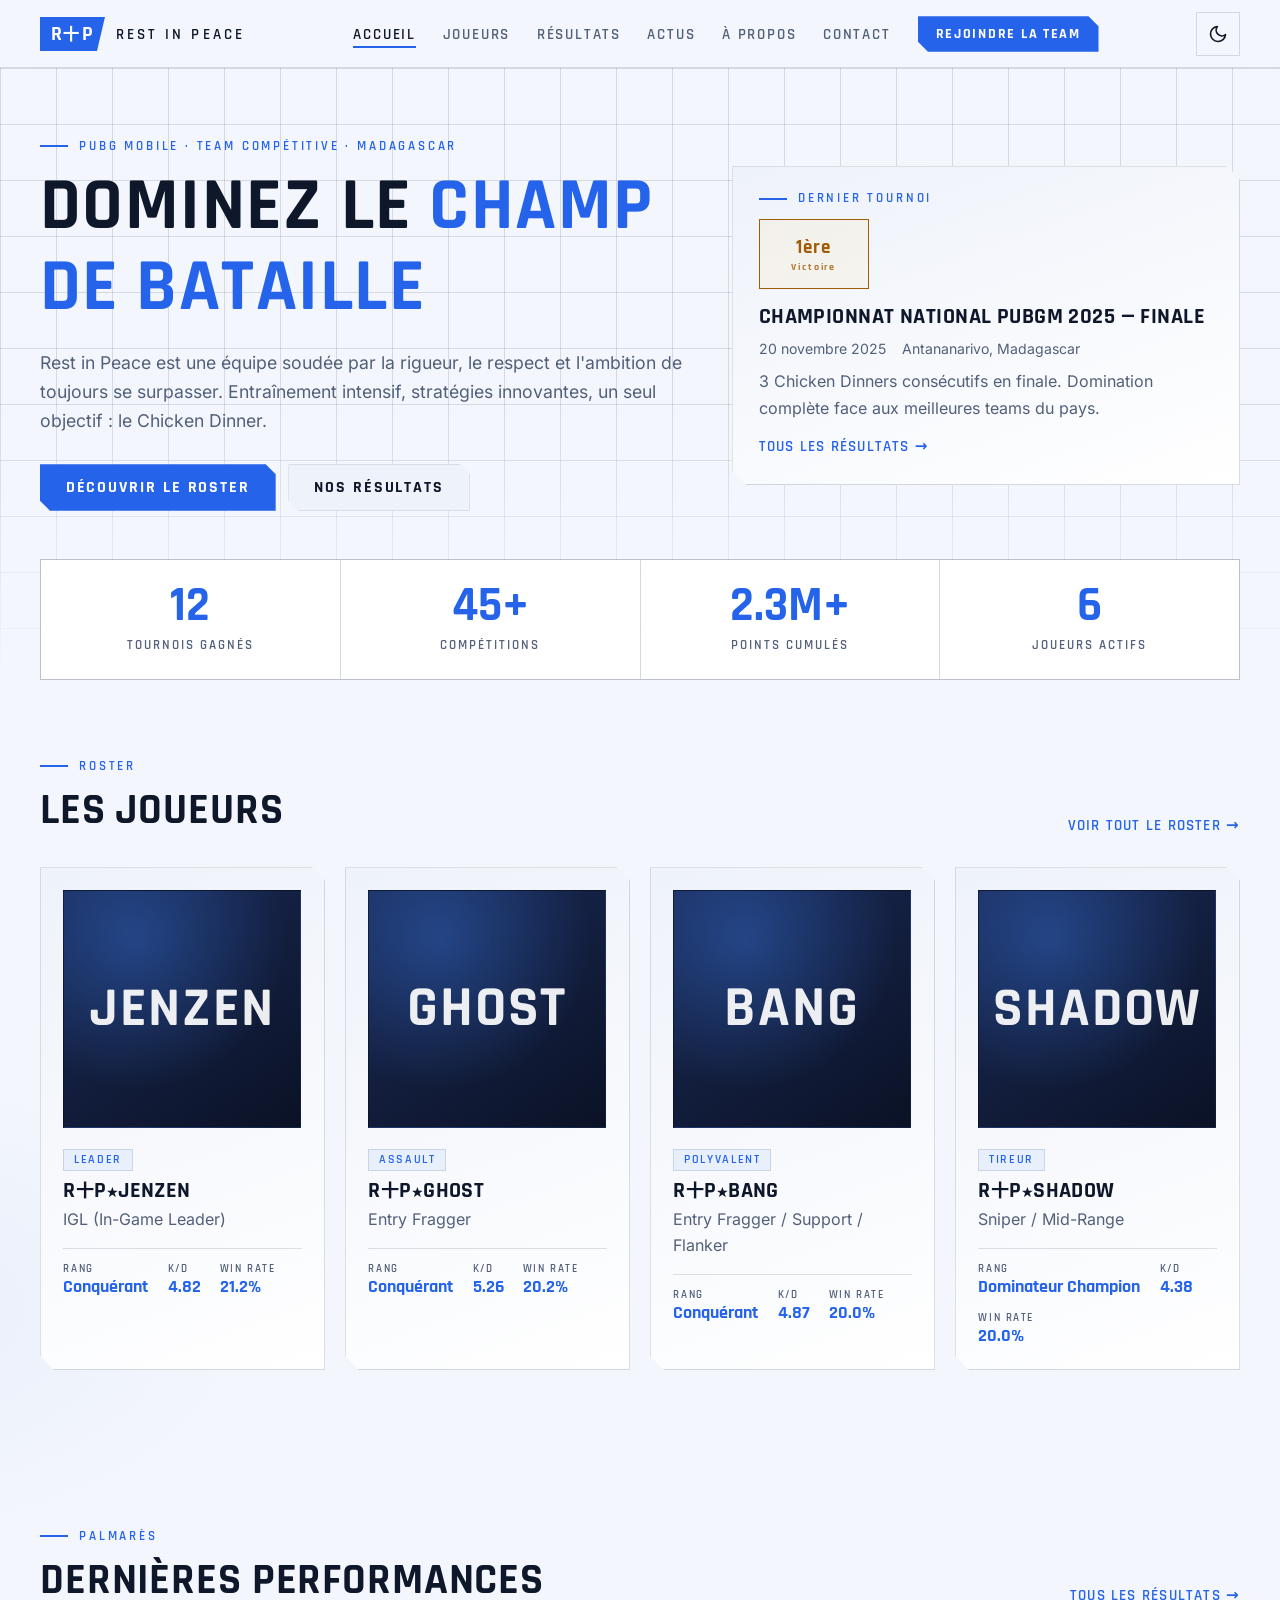
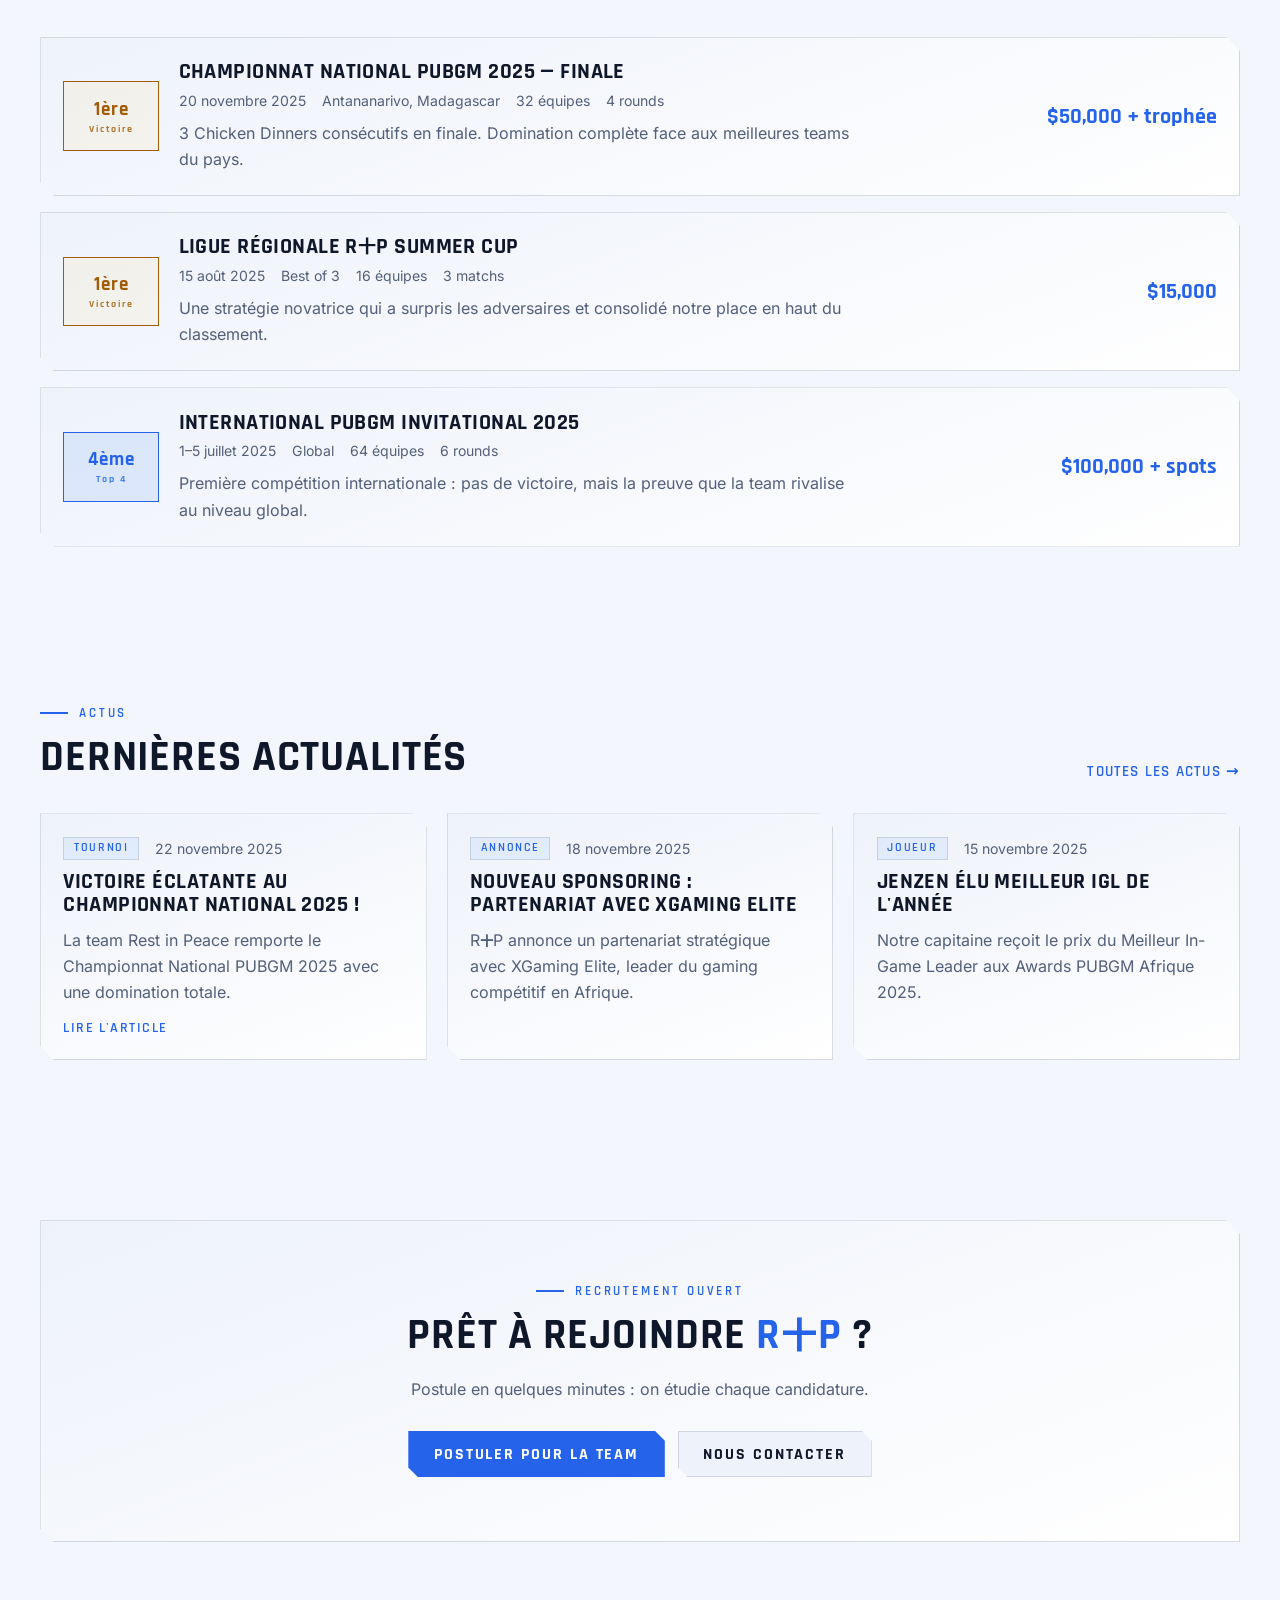
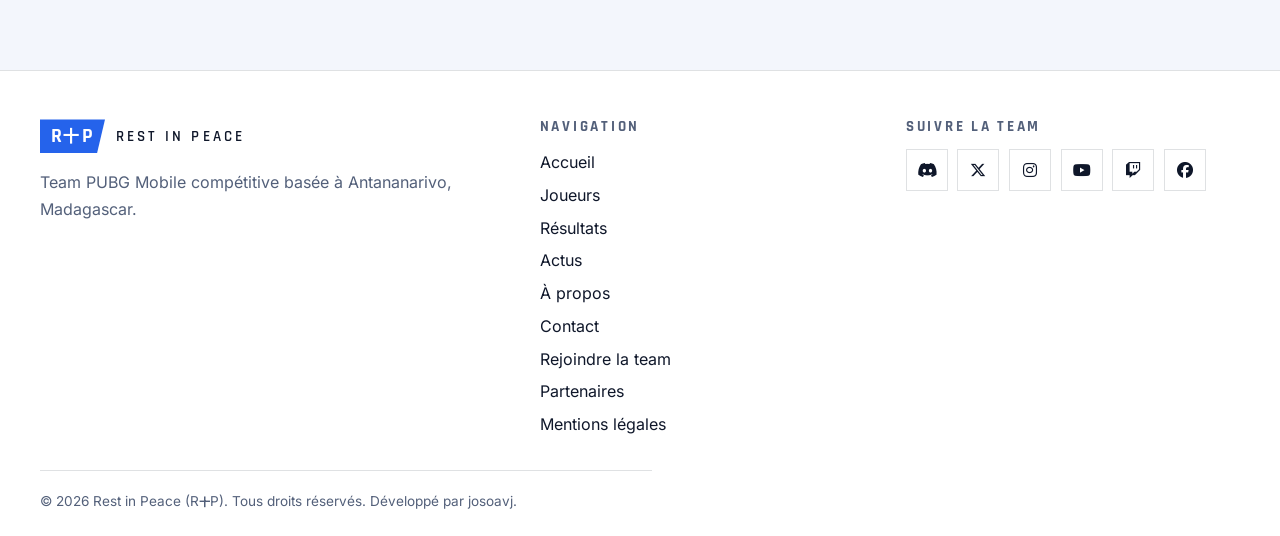
<file: index.html>
<!DOCTYPE html>
<html lang="fr">
<head>
    <meta charset="UTF-8">
    <meta name="viewport" content="width=device-width, initial-scale=1, viewport-fit=cover">
    <title>R十P Rest in Peace - Team PUBG Mobile compétitive à Madagascar</title>
    <meta name="description" content="Rest in Peace (R十P), team PUBG Mobile compétitive : roster, résultats, actualités et recrutement.">
    <meta name="theme-color" content="#06080d">
    <meta name="color-scheme" content="dark light">
    <link rel="canonical" href="https://josoavj.github.io/restPeacePUBGM/">
    <meta property="og:type" content="website">
    <meta property="og:site_name" content="R十P Rest in Peace">
    <meta property="og:locale" content="fr_FR">
    <meta property="og:title" content="R十P Rest in Peace — Team PUBG Mobile compétitive à Madagascar">
    <meta property="og:description" content="Rest in Peace (R十P), team PUBG Mobile compétitive : roster, résultats, actualités et recrutement.">
    <meta property="og:url" content="https://josoavj.github.io/restPeacePUBGM/">
    <meta property="og:image" content="https://josoavj.github.io/restPeacePUBGM/assets/og-image.png">
    <meta property="og:image:width" content="1200">
    <meta property="og:image:height" content="630">
    <meta name="twitter:card" content="summary_large_image">
    <script>(()=>{let t;try{t=localStorage.getItem('theme')}catch(e){}t=t||(matchMedia('(prefers-color-scheme: light)').matches?'light':'dark');document.documentElement.dataset.theme=t})()</script>
    <link rel="icon" href="assets/favicon.svg" type="image/svg+xml">
    <link rel="apple-touch-icon" href="assets/apple-touch-icon.png">
    <link rel="preconnect" href="https://cdnjs.cloudflare.com" crossorigin>
    <link rel="stylesheet" href="https://cdnjs.cloudflare.com/ajax/libs/font-awesome/6.5.1/css/all.min.css" media="print" onload="this.media='all'" crossorigin="anonymous" referrerpolicy="no-referrer">
    <noscript>
        <link rel="stylesheet" href="https://cdnjs.cloudflare.com/ajax/libs/font-awesome/6.5.1/css/all.min.css" crossorigin="anonymous" referrerpolicy="no-referrer">
        <style>.reveal{opacity:1!important;transform:none!important}</style>
    </noscript>
    <link rel="preload" href="assets/fonts/rajdhani-700.woff2" as="font" type="font/woff2" crossorigin>
    <link rel="preload" href="assets/fonts/inter-400.woff2" as="font" type="font/woff2" crossorigin>
    <link rel="preload" href="assets/fonts/rp-symbol-ten.woff2" as="font" type="font/woff2" crossorigin>
    <link rel="stylesheet" href="css/style.css">
    <script src="js/main.js" defer></script>
    <script type="application/ld+json">{"@context":"https://schema.org","@type":"Organization","name":"Rest in Peace (R十P)","alternateName":"R十P","url":"https://josoavj.github.io/restPeacePUBGM/","logo":"https://josoavj.github.io/restPeacePUBGM/assets/og-image.png","description":"Team PUBG Mobile compétitive basée à Antananarivo, Madagascar."}</script>
</head>
<body data-page="index">
    <a class="skip" href="#main">Aller au contenu</a>
    <div id="site-header">
        <noscript>
            <nav class="nojs" aria-label="Navigation principale">
                <a href="index.html">Accueil</a>
                <a href="joueur.html">Joueurs</a>
                <a href="results.html">Résultats</a>
                <a href="news.html">Actus</a>
                <a href="about.html">À propos</a>
                <a href="contact.html">Contact</a>
                <a href="inscription.html">Rejoindre la team</a>
            </nav>
        </noscript>
    </div>
    <main id="main">
        <section class="hero">
            <div class="container hero-grid">
                <div>
                    <p class="eyebrow">PUBG Mobile · Team compétitive · Madagascar</p>
                    <h1>Dominez le <span class="grad">champ de bataille</span></h1>
                    <p class="lead">Rest in Peace est une équipe soudée par la rigueur, le respect et l'ambition de toujours se surpasser. Entraînement intensif, stratégies innovantes, un seul objectif : le Chicken Dinner.</p>
                    <div class="actions">
                        <a class="btn btn-primary" href="joueur.html">Découvrir le roster</a>
                        <a class="btn btn-ghost" href="results.html">Nos résultats</a>
                    </div>
                </div>
                <div class="hero-card cut" data-render="latest"></div>
            </div>
            <div class="container">
                <div class="stats" data-render="stats"></div>
            </div>
        </section>
        <section class="section">
            <div class="container">
                <header class="section-head">
                    <div>
                        <p class="eyebrow">Roster</p>
                        <h2>Les joueurs</h2>
                    </div>
                    <a class="link-more" href="joueur.html">Voir tout le roster</a>
                </header>
                <div class="grid" data-render="players" data-limit="4"></div>
            </div>
        </section>
        <section class="section">
            <div class="container">
                <header class="section-head">
                    <div>
                        <p class="eyebrow">Palmarès</p>
                        <h2>Dernières performances</h2>
                    </div>
                    <a class="link-more" href="results.html">Tous les résultats</a>
                </header>
                <div class="t-list" data-render="results" data-limit="3"></div>
            </div>
        </section>
        <section class="section">
            <div class="container">
                <header class="section-head">
                    <div>
                        <p class="eyebrow">Actus</p>
                        <h2>Dernières actualités</h2>
                    </div>
                    <a class="link-more" href="news.html">Toutes les actus</a>
                </header>
                <div class="grid wide" data-render="news" data-limit="3"></div>
            </div>
        </section>
        <section class="section">
            <div class="container card cut center" style="padding:clamp(2rem,6vw,4rem)">
                <p class="eyebrow" style="justify-content:center">Recrutement ouvert</p>
                <h2>Prêt à rejoindre <span class="grad">R十P</span> ?</h2>
                <p class="muted" style="margin-top:1rem">Postule en quelques minutes : on étudie chaque candidature.</p>
                <div class="actions">
                    <a class="btn btn-primary" href="inscription.html">Postuler pour la team</a>
                    <a class="btn btn-ghost" href="contact.html">Nous contacter</a>
                </div>
            </div>
        </section>
    </main>
    <div id="site-footer"></div>
</body>
</html>
</file>
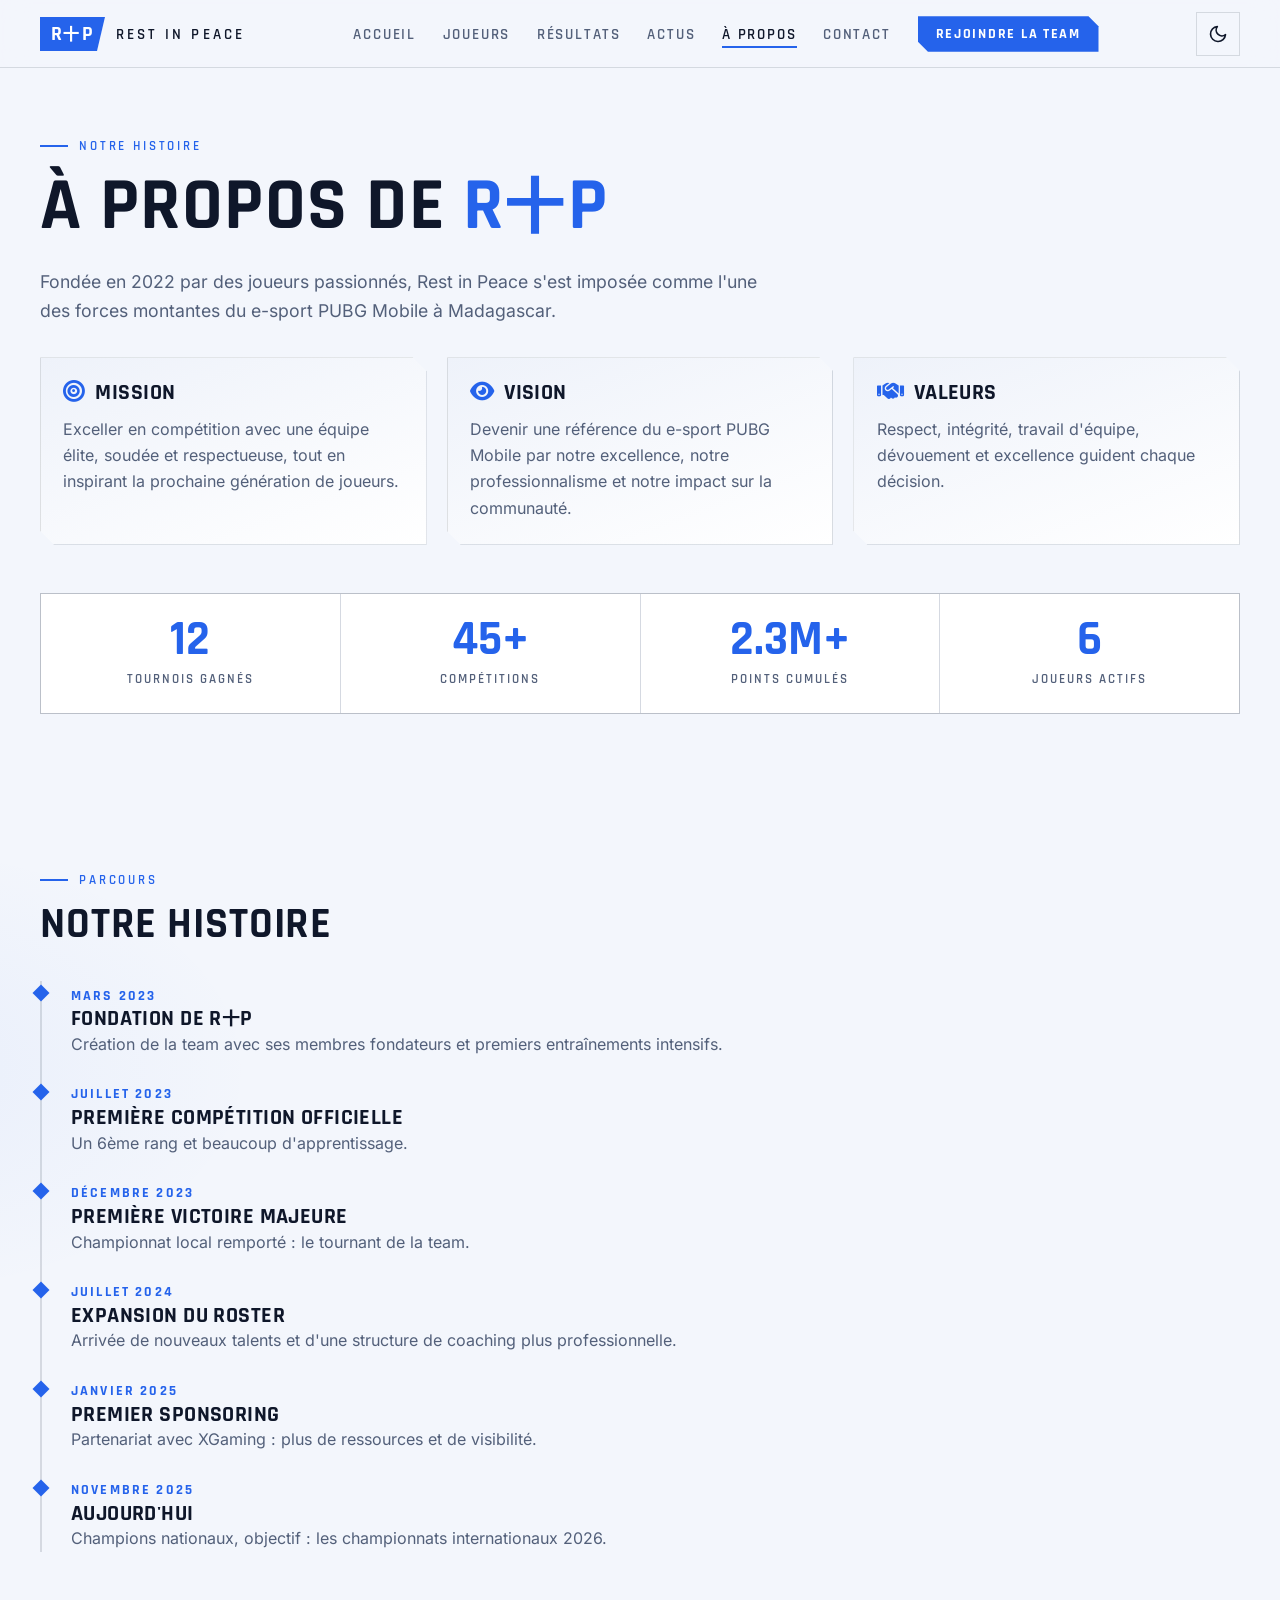
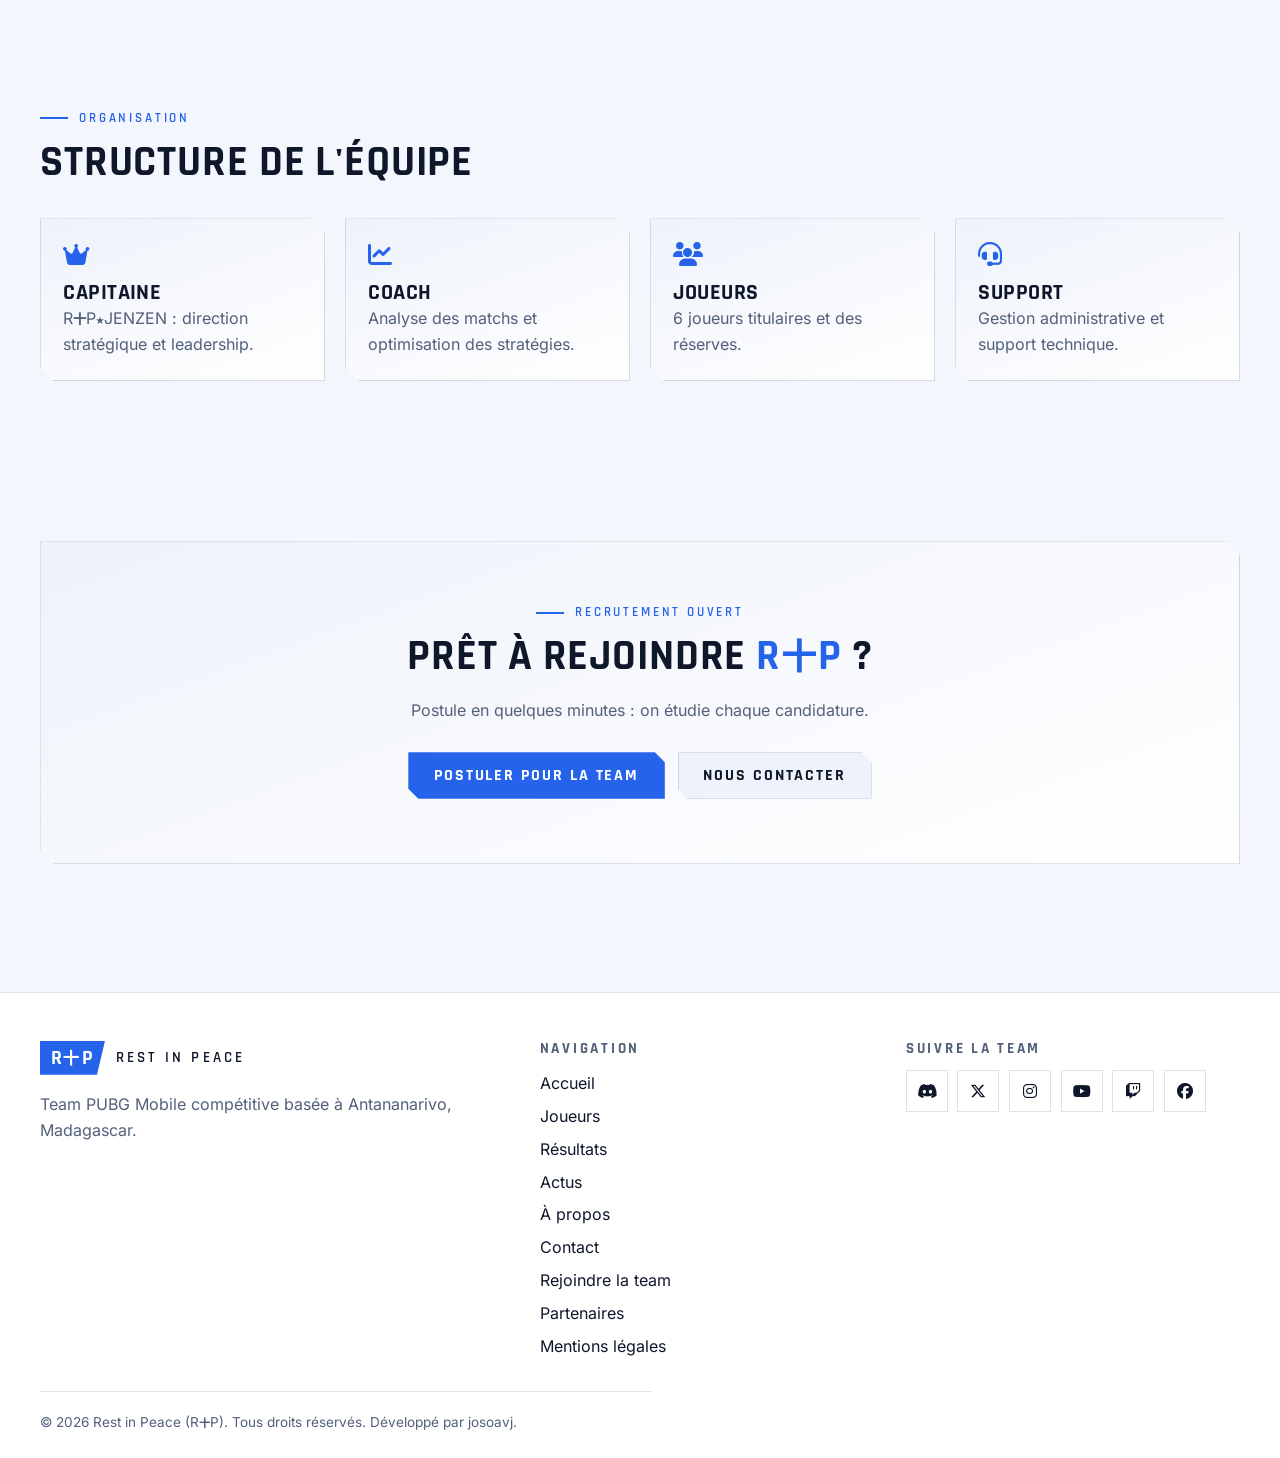
<file: about.html>
<!DOCTYPE html>
<html lang="fr">
<head>
    <meta charset="UTF-8">
    <meta name="viewport" content="width=device-width, initial-scale=1, viewport-fit=cover">
    <title>À propos - R十P Rest in Peace</title>
    <meta name="description" content="Histoire, mission, valeurs et structure de la team PUBG Mobile Rest in Peace (R十P).">
    <meta name="theme-color" content="#06080d">
    <meta name="color-scheme" content="dark light">
    <link rel="canonical" href="https://josoavj.github.io/restPeacePUBGM/about.html">
    <meta property="og:type" content="website">
    <meta property="og:site_name" content="R十P Rest in Peace">
    <meta property="og:locale" content="fr_FR">
    <meta property="og:title" content="À propos — R十P Rest in Peace">
    <meta property="og:description" content="Histoire, mission, valeurs et structure de la team PUBG Mobile Rest in Peace (R十P).">
    <meta property="og:url" content="https://josoavj.github.io/restPeacePUBGM/about.html">
    <meta property="og:image" content="https://josoavj.github.io/restPeacePUBGM/assets/og-image.png">
    <meta property="og:image:width" content="1200">
    <meta property="og:image:height" content="630">
    <meta name="twitter:card" content="summary_large_image">
    <script>
        (()=>{let t;try{t=localStorage.getItem('theme')}catch(e){}t=t||(matchMedia('(prefers-color-scheme: light)').matches?'light':'dark');document.documentElement.dataset.theme=t})()
    </script>
    <link rel="icon" href="assets/favicon.svg" type="image/svg+xml">
    <link rel="apple-touch-icon" href="assets/apple-touch-icon.png">
    <link rel="preconnect" href="https://cdnjs.cloudflare.com" crossorigin>
    <link rel="stylesheet" href="https://cdnjs.cloudflare.com/ajax/libs/font-awesome/6.5.1/css/all.min.css" media="print" onload="this.media='all'" crossorigin="anonymous" referrerpolicy="no-referrer">
    <noscript>
        <link rel="stylesheet" href="https://cdnjs.cloudflare.com/ajax/libs/font-awesome/6.5.1/css/all.min.css" crossorigin="anonymous" referrerpolicy="no-referrer">
        <style>.reveal{opacity:1!important;transform:none!important}</style>
    </noscript>
    <link rel="preload" href="assets/fonts/rajdhani-700.woff2" as="font" type="font/woff2" crossorigin>
    <link rel="preload" href="assets/fonts/inter-400.woff2" as="font" type="font/woff2" crossorigin>
    <link rel="preload" href="assets/fonts/rp-symbol-ten.woff2" as="font" type="font/woff2" crossorigin>
    <link rel="stylesheet" href="css/style.css">
    <script src="js/main.js" defer></script>
</head>
<body data-page="about">
    <a class="skip" href="#main">Aller au contenu</a>
    <div id="site-header">
        <noscript>
            <nav class="nojs" aria-label="Navigation principale">
                <a href="index.html">Accueil</a>
                <a href="joueur.html">Joueurs</a>
                <a href="results.html">Résultats</a>
                <a href="news.html">Actus</a>
                <a href="about.html">À propos</a>
                <a href="contact.html">Contact</a>
                <a href="inscription.html">Rejoindre la team</a>
            </nav>
        </noscript>
    </div>
    <main id="main">
        <section class="page-hero">
            <div class="container">
                <p class="eyebrow">Notre histoire</p>
                <h1>À propos de <span class="grad">R十P</span></h1>
                <p class="lead">Fondée en 2022 par des joueurs passionnés, Rest in Peace s'est imposée comme l'une des forces montantes du e-sport PUBG Mobile à Madagascar.</p>
            </div>
        </section>
        <section class="section" style="padding-top:1rem">
            <div class="container">
                <div class="grid wide">
                    <div class="card cut reveal">
                        <h3><i class="fa-solid fa-bullseye" style="color:var(--blue);margin-right:.6rem" aria-hidden="true"></i>Mission</h3>
                        <p class="muted" style="margin-top:.7rem">
                            Exceller en compétition avec une équipe élite, soudée et respectueuse, tout en inspirant la prochaine génération de joueurs.
                        </p>
                    </div>
                    <div class="card cut reveal">
                        <h3><i class="fa-solid fa-eye" style="color:var(--blue);margin-right:.6rem" aria-hidden="true"></i>Vision</h3>
                        <p class="muted" style="margin-top:.7rem">
                            Devenir une référence du e-sport PUBG Mobile par notre excellence, notre professionnalisme et notre impact sur la communauté.
                        </p>
                    </div>
                    <div class="card cut reveal">
                        <h3><i class="fa-solid fa-handshake" style="color:var(--blue);margin-right:.6rem" aria-hidden="true"></i>Valeurs</h3>
                        <p class="muted" style="margin-top:.7rem">
                            Respect, intégrité, travail d'équipe, dévouement et excellence guident chaque décision.
                        </p>
                    </div>
                </div>
                <div class="stats" data-render="stats"></div>
            </div>
        </section>
        <section class="section">
            <div class="container">
                <header class="section-head">
                    <div>
                        <p class="eyebrow">Parcours</p>
                        <h2>Notre histoire</h2>
                    </div>
                </header>
                <div class="timeline">
                    <div class="t-item">
                        <time>Mars 2023</time>
                        <h3>Fondation de R十P</h3>
                        <p class="muted">Création de la team avec ses membres fondateurs et premiers entraînements intensifs.</p>
                    </div>
                    <div class="t-item">
                        <time>Juillet 2023</time>
                        <h3>Première compétition officielle</h3>
                        <p class="muted">Un 6ème rang et beaucoup d'apprentissage.</p>
                    </div>
                    <div class="t-item">
                        <time>Décembre 2023</time>
                        <h3>Première victoire majeure</h3>
                        <p class="muted">Championnat local remporté : le tournant de la team.</p>
                    </div>
                    <div class="t-item">
                        <time>Juillet 2024</time>
                        <h3>Expansion du roster</h3>
                        <p class="muted">Arrivée de nouveaux talents et d'une structure de coaching plus professionnelle.</p>
                    </div>
                    <div class="t-item">
                        <time>Janvier 2025</time>
                        <h3>Premier sponsoring</h3>
                        <p class="muted">Partenariat avec XGaming : plus de ressources et de visibilité.</p>
                    </div>
                    <div class="t-item">
                        <time>Novembre 2025</time>
                        <h3>Aujourd'hui</h3>
                        <p class="muted">Champions nationaux, objectif : les championnats internationaux 2026.</p>
                    </div>
                </div>
            </div>
        </section>
        <section class="section">
            <div class="container">
                <header class="section-head">
                    <div>
                        <p class="eyebrow">Organisation</p>
                        <h2>Structure de l'équipe</h2>
                    </div>
                </header>
                <div class="grid">
                    <div class="card cut reveal">
                        <i class="fa-solid fa-crown" style="color:var(--blue);font-size:1.5rem" aria-hidden="true"></i>
                        <h3 style="margin-top:.7rem">Capitaine</h3>
                        <p class="muted">R十P٭JENZEN : direction stratégique et leadership.</p>
                    </div>
                    <div class="card cut reveal">
                        <i class="fa-solid fa-chart-line" style="color:var(--blue);font-size:1.5rem" aria-hidden="true"></i>
                        <h3 style="margin-top:.7rem">Coach</h3>
                        <p class="muted">Analyse des matchs et optimisation des stratégies.</p>
                    </div>
                    <div class="card cut reveal">
                        <i class="fa-solid fa-users" style="color:var(--blue);font-size:1.5rem" aria-hidden="true"></i>
                        <h3 style="margin-top:.7rem">Joueurs</h3>
                        <p class="muted">6 joueurs titulaires et des réserves.</p>
                    </div>
                    <div class="card cut reveal">
                        <i class="fa-solid fa-headset" style="color:var(--blue);font-size:1.5rem" aria-hidden="true"></i>
                        <h3 style="margin-top:.7rem">Support</h3>
                        <p class="muted">Gestion administrative et support technique.</p>
                    </div>
                </div>
            </div>
        </section>
        <section class="section">
            <div class="container card cut center" style="padding:clamp(2rem,6vw,4rem)">
                <p class="eyebrow" style="justify-content:center">Recrutement ouvert</p>
                <h2>Prêt à rejoindre <span class="grad">R十P</span> ?</h2>
                <p class="muted" style="margin-top:1rem">Postule en quelques minutes : on étudie chaque candidature.</p>
                <div class="actions">
                    <a class="btn btn-primary" href="inscription.html">Postuler pour la team</a>
                    <a class="btn btn-ghost" href="contact.html">Nous contacter</a>
                </div>
            </div>
        </section>
    </main>
    <div id="site-footer"></div>
</body>
</html>
</file>
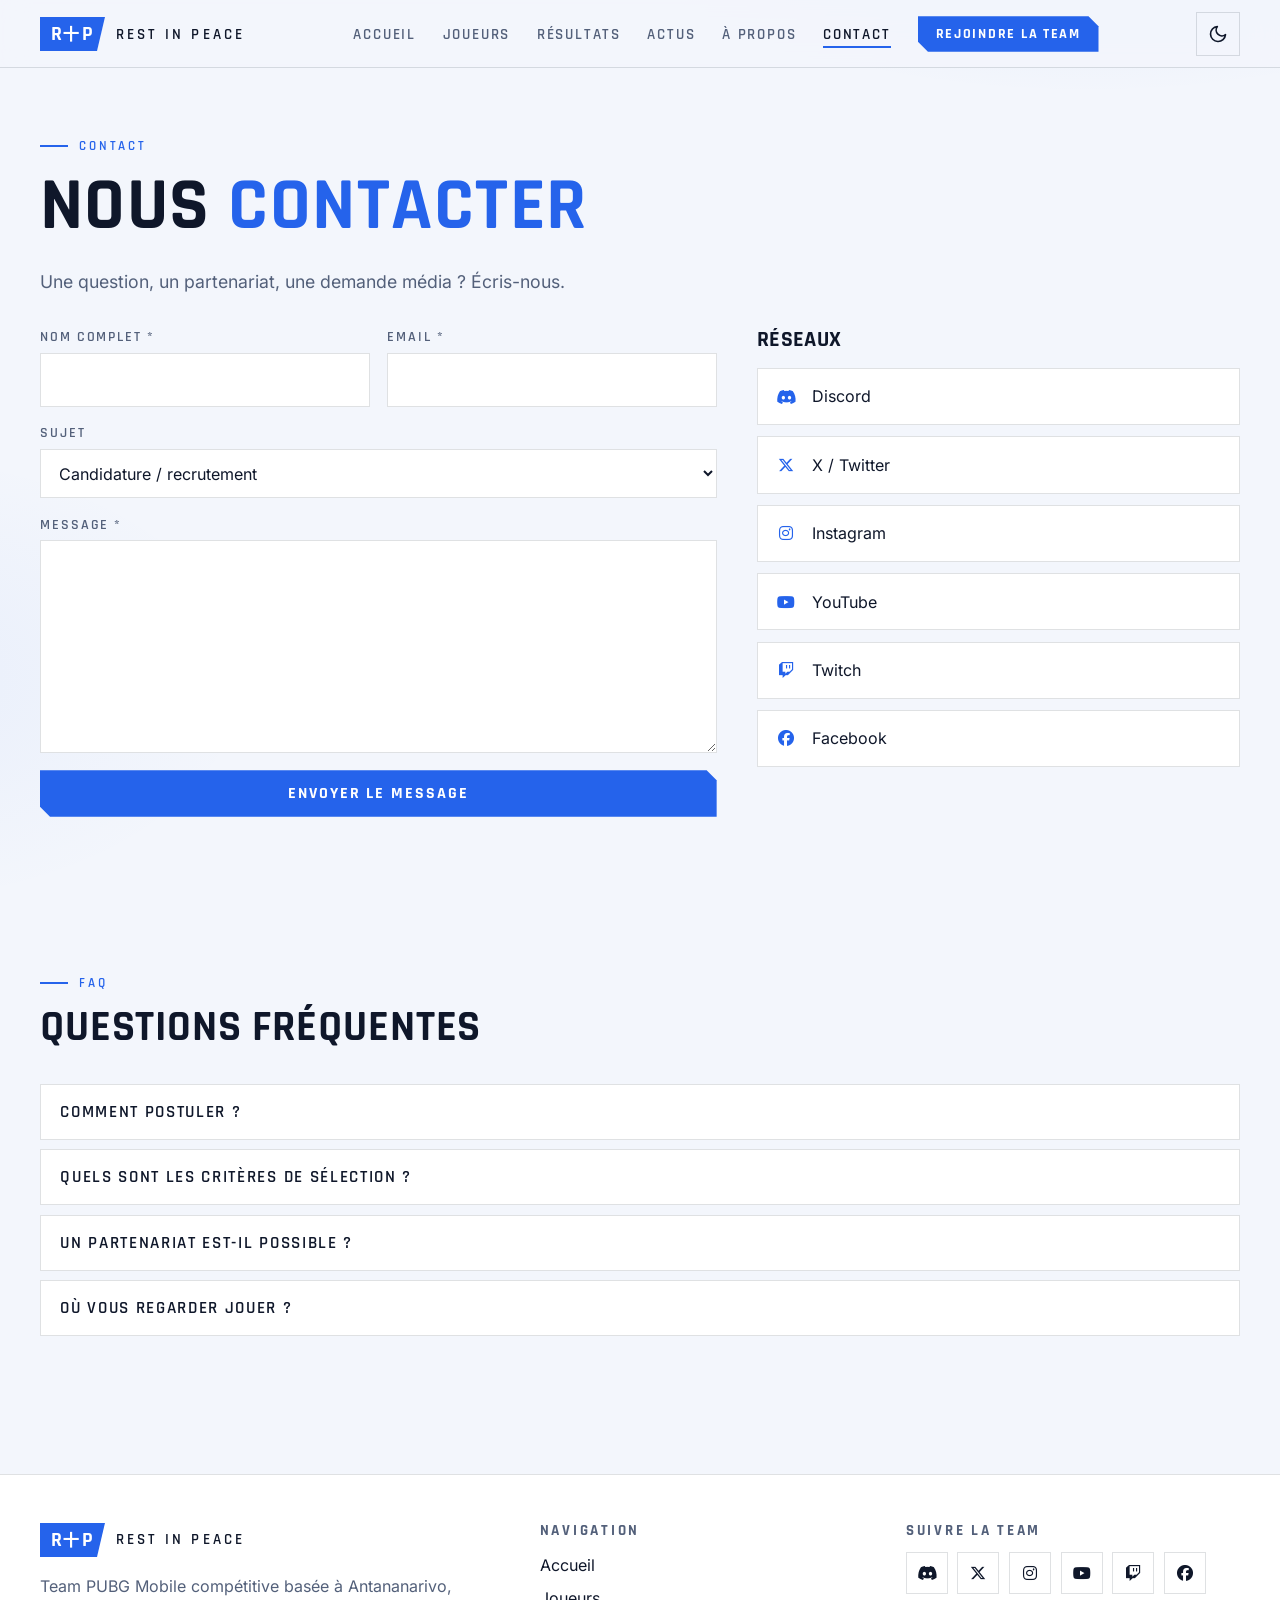
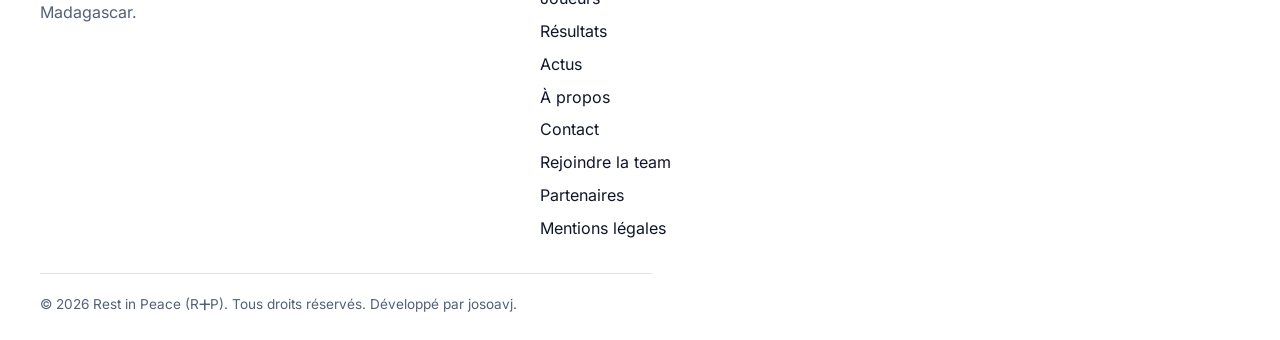
<file: contact.html>
<!DOCTYPE html>
<html lang="fr">
<head>
    <meta charset="UTF-8">
    <meta name="viewport" content="width=device-width, initial-scale=1, viewport-fit=cover">
    <title>Contact - R十P Rest in Peace</title>
    <meta name="description" content="Contacter la team Rest in Peace : candidature, partenariat, média ou simple question.">
    <meta name="theme-color" content="#06080d">
    <meta name="color-scheme" content="dark light">
    <link rel="canonical" href="https://josoavj.github.io/restPeacePUBGM/contact.html">
    <meta property="og:type" content="website">
    <meta property="og:site_name" content="R十P Rest in Peace">
    <meta property="og:locale" content="fr_FR">
    <meta property="og:title" content="Contact — R十P Rest in Peace">
    <meta property="og:description" content="Contacter la team Rest in Peace : candidature, partenariat, média ou simple question.">
    <meta property="og:url" content="https://josoavj.github.io/restPeacePUBGM/contact.html">
    <meta property="og:image" content="https://josoavj.github.io/restPeacePUBGM/assets/og-image.png">
    <meta property="og:image:width" content="1200">
    <meta property="og:image:height" content="630">
    <meta name="twitter:card" content="summary_large_image">
    <script>
        (()=>{let t;try{t=localStorage.getItem('theme')}catch(e){}t=t||(matchMedia('(prefers-color-scheme: light)').matches?'light':'dark');document.documentElement.dataset.theme=t})()
    </script>
    <link rel="icon" href="assets/favicon.svg" type="image/svg+xml">
    <link rel="apple-touch-icon" href="assets/apple-touch-icon.png">
    <link rel="preconnect" href="https://cdnjs.cloudflare.com" crossorigin>
    <link rel="stylesheet" href="https://cdnjs.cloudflare.com/ajax/libs/font-awesome/6.5.1/css/all.min.css" media="print" onload="this.media='all'" crossorigin="anonymous" referrerpolicy="no-referrer">
    <noscript>
        <link rel="stylesheet" href="https://cdnjs.cloudflare.com/ajax/libs/font-awesome/6.5.1/css/all.min.css" crossorigin="anonymous" referrerpolicy="no-referrer">
        <style>.reveal{opacity:1!important;transform:none!important}</style>
    </noscript>
    <link rel="preload" href="assets/fonts/rajdhani-700.woff2" as="font" type="font/woff2" crossorigin>
    <link rel="preload" href="assets/fonts/inter-400.woff2" as="font" type="font/woff2" crossorigin>
    <link rel="preload" href="assets/fonts/rp-symbol-ten.woff2" as="font" type="font/woff2" crossorigin>
    <link rel="stylesheet" href="css/style.css">
    <script src="js/main.js" defer></script>
</head>
<body data-page="contact">
    <a class="skip" href="#main">Aller au contenu</a>
    <div id="site-header">
        <noscript>
            <nav class="nojs" aria-label="Navigation principale">
                <a href="index.html">Accueil</a>
                <a href="joueur.html">Joueurs</a>
                <a href="results.html">Résultats</a>
                <a href="news.html">Actus</a>
                <a href="about.html">À propos</a>
                <a href="contact.html">Contact</a>
                <a href="inscription.html">Rejoindre la team</a>
            </nav>
        </noscript>
    </div>
    <main id="main">
        <section class="page-hero">
            <div class="container">
                <p class="eyebrow">Contact</p>
                <h1>Nous <span class="grad">contacter</span></h1>
                <p class="lead">Une question, un partenariat, une demande média ? Écris-nous.</p>
            </div>
        </section>
        <section class="section" style="padding-top:1rem">
            <div class="container contact-grid">
                <form class="form" data-form="contact" novalidate>
                    <div class="form-grid">
                        <div class="field">
                            <label for="full_name">Nom complet *</label>
                            <input id="full_name" name="full_name" autocomplete="name" required>
                        </div>
                        <div class="field">
                            <label for="email">Email *</label>
                            <input id="email" name="email" type="email" autocomplete="email" required>
                        </div>
                    </div>
                    <div class="field">
                        <label for="subject">Sujet</label>
                        <select id="subject" name="subject">
                            <option>Candidature / recrutement</option>
                            <option>Partenariat / sponsoring</option>
                            <option>Demande média</option>
                            <option>Événement / collaboration</option>
                            <option>Autre</option>
                        </select>
                    </div>
                    <div class="field">
                        <label for="message">Message *</label>
                        <textarea id="message" name="message" rows="7" required></textarea>
                    </div>
                    <input class="hp" name="website" tabindex="-1" autocomplete="off" aria-hidden="true">
                    <button class="btn btn-primary" type="submit">Envoyer le message</button>
                </form>
                <aside>
                    <h3>Réseaux</h3>
                    <div class="social-list" style="margin-top:1rem" data-render="socials"></div>
                </aside>
            </div>
        </section>
        <section class="section">
            <div class="container">
                <header class="section-head">
                    <div>
                        <p class="eyebrow">FAQ</p>
                        <h2>Questions fréquentes</h2>
                    </div>
                </header>
                <div class="faq">
                    <details>
                        <summary>Comment postuler ?</summary>
                        <p class="muted">Remplis le formulaire de la page « Rejoindre la team ». Nous évaluons ton niveau, ton potentiel et ton esprit d'équipe.</p>
                    </details>
                    <details>
                        <summary>Quels sont les critères de sélection ?</summary>
                        <p class="muted">Nous recherchons des joueurs au minimum rang Couronne, avec un style de jeu adapté à notre stratégie. La coopération est essentielle.</p>
                    </details>
                    <details>
                        <summary>Un partenariat est-il possible ?</summary>
                        <p class="muted">Oui, nous étudions les partenariats stratégiques. Écris-nous via le formulaire avec les détails de ta proposition.</p>
                    </details>
                    <details>
                        <summary>Où vous regarder jouer ?</summary>
                        <p class="muted">Nos entraînements et tournois sont streamés sur Twitch, et les replays sont sur YouTube.</p>
                    </details>
                </div>
            </div>
        </section>
    </main>
    <div id="site-footer"></div>
</body>
</html>
</file>
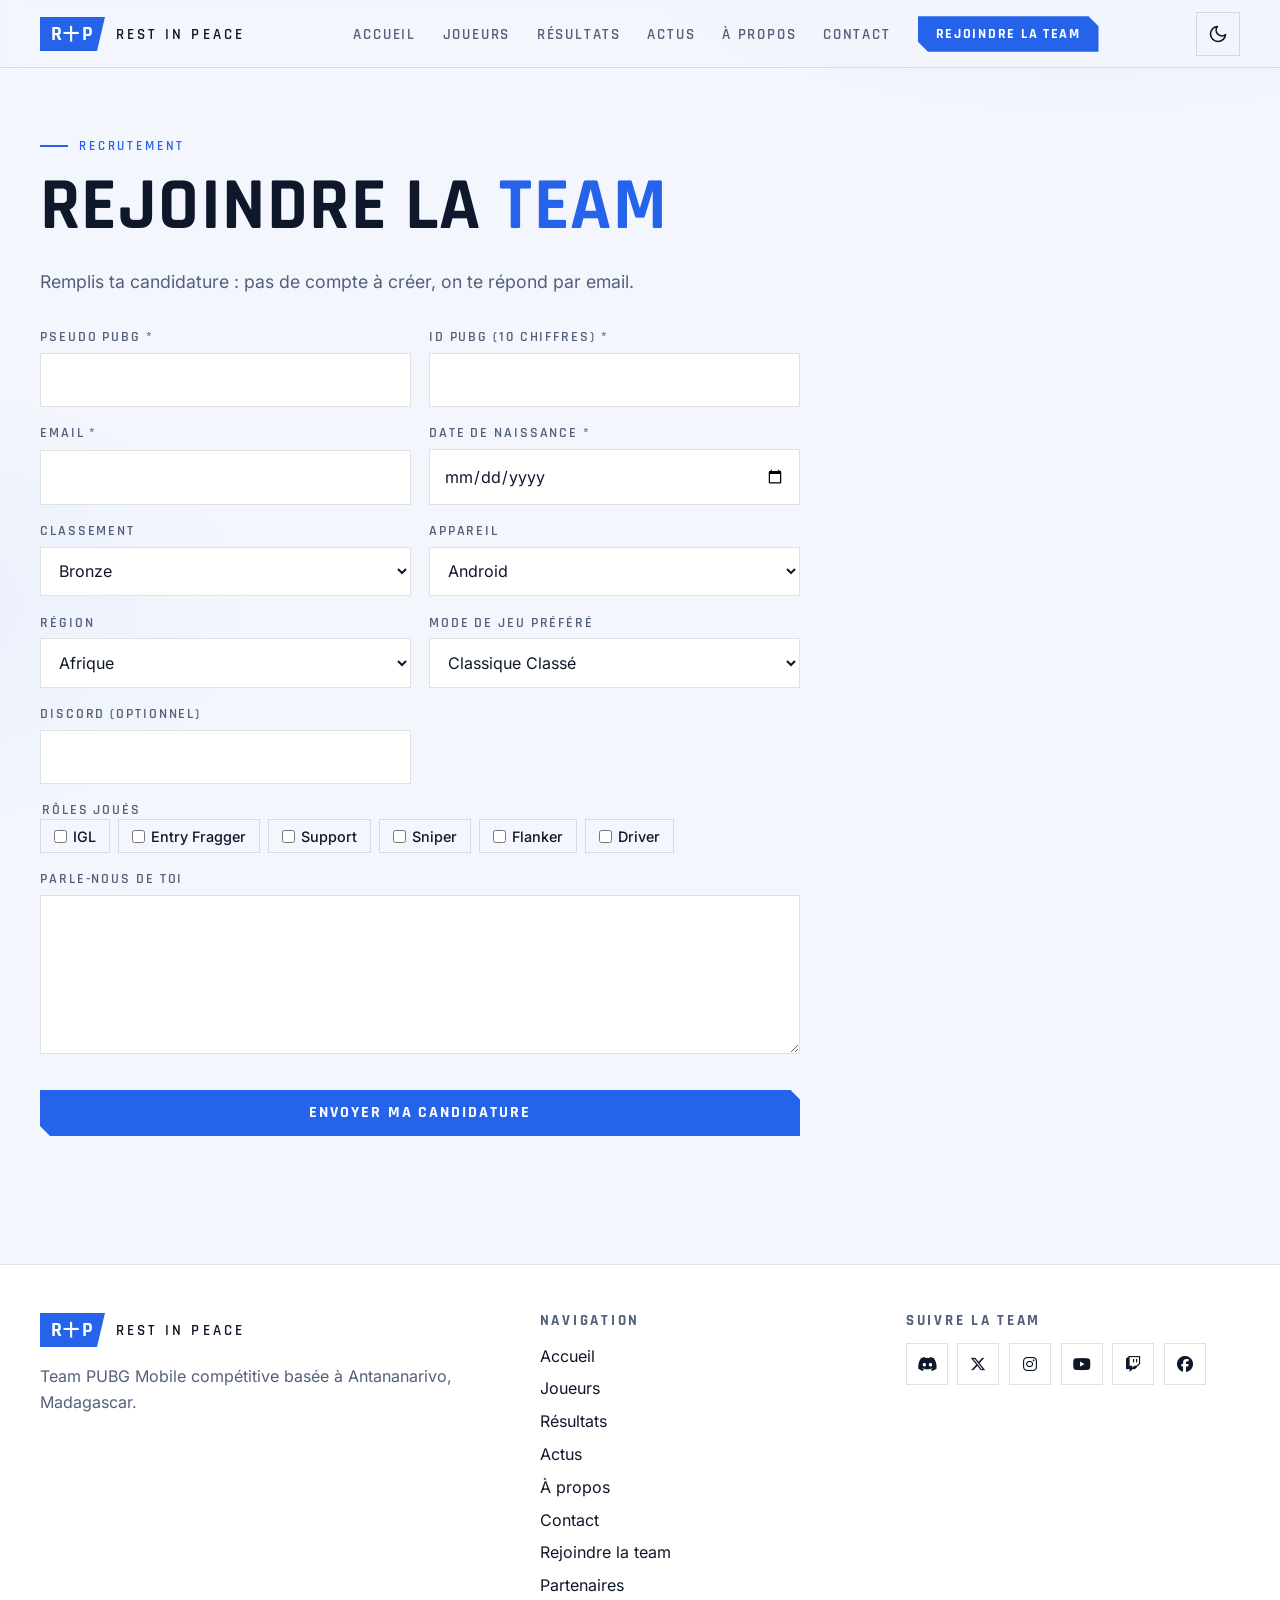
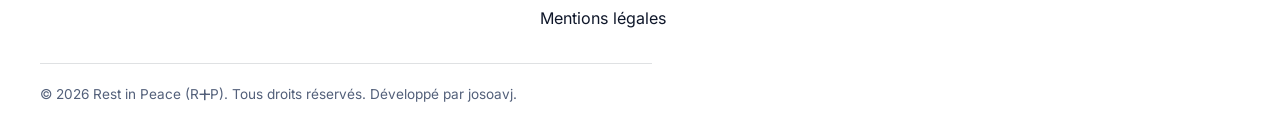
<file: inscription.html>
<!DOCTYPE html>
<html lang="fr">
<head>
    <meta charset="UTF-8">
    <meta name="viewport" content="width=device-width, initial-scale=1, viewport-fit=cover">
    <title>Rejoindre la team - R十P Rest in Peace</title>
    <meta name="description" content="Postule pour rejoindre la team PUBG Mobile Rest in Peace.">
    <meta name="theme-color" content="#06080d">
    <meta name="color-scheme" content="dark light">
    <link rel="canonical" href="https://josoavj.github.io/restPeacePUBGM/inscription.html">
    <meta property="og:type" content="website">
    <meta property="og:site_name" content="R十P Rest in Peace">
    <meta property="og:locale" content="fr_FR">
    <meta property="og:title" content="Rejoindre la team — R十P Rest in Peace">
    <meta property="og:description" content="Postule pour rejoindre la team PUBG Mobile Rest in Peace.">
    <meta property="og:url" content="https://josoavj.github.io/restPeacePUBGM/inscription.html">
    <meta property="og:image" content="https://josoavj.github.io/restPeacePUBGM/assets/og-image.png">
    <meta property="og:image:width" content="1200">
    <meta property="og:image:height" content="630">
    <meta name="twitter:card" content="summary_large_image">
    <script>(()=>{let t;try{t=localStorage.getItem('theme')}catch(e){}t=t||(matchMedia('(prefers-color-scheme: light)').matches?'light':'dark');document.documentElement.dataset.theme=t})()</script>
    <link rel="icon" href="assets/favicon.svg" type="image/svg+xml">
    <link rel="apple-touch-icon" href="assets/apple-touch-icon.png">
    <link rel="preconnect" href="https://cdnjs.cloudflare.com" crossorigin>
    <link rel="stylesheet" href="https://cdnjs.cloudflare.com/ajax/libs/font-awesome/6.5.1/css/all.min.css" media="print" onload="this.media='all'" crossorigin="anonymous" referrerpolicy="no-referrer">
    <noscript><link rel="stylesheet" href="https://cdnjs.cloudflare.com/ajax/libs/font-awesome/6.5.1/css/all.min.css" crossorigin="anonymous" referrerpolicy="no-referrer"><style>.reveal{opacity:1!important;transform:none!important}</style></noscript>
    <link rel="preload" href="assets/fonts/rajdhani-700.woff2" as="font" type="font/woff2" crossorigin>
    <link rel="preload" href="assets/fonts/inter-400.woff2" as="font" type="font/woff2" crossorigin>
    <link rel="preload" href="assets/fonts/rp-symbol-ten.woff2" as="font" type="font/woff2" crossorigin>
    <link rel="stylesheet" href="css/style.css">
    <script src="js/main.js" defer></script>
</head>
<body data-page="inscription">
    <a class="skip" href="#main">Aller au contenu</a>
    <div id="site-header">
        <noscript>
            <nav class="nojs" aria-label="Navigation principale">
                <a href="index.html">Accueil</a>
                <a href="joueur.html">Joueurs</a>
                <a href="results.html">Résultats</a>
                <a href="news.html">Actus</a>
                <a href="about.html">À propos</a>
                <a href="contact.html">Contact</a>
                <a href="inscription.html">Rejoindre la team</a>
            </nav>
        </noscript>
    </div>
    <main id="main">
        <section class="page-hero">
            <div class="container">
                <p class="eyebrow">Recrutement</p>
                <h1>Rejoindre la <span class="grad">team</span></h1>
                <p class="lead">Remplis ta candidature : pas de compte à créer, on te répond par email.</p>
            </div>
        </section>
        <section class="section" style="padding-top:1rem">
            <div class="container">
                <form class="form" data-form="apply" novalidate>
                    <div class="form-grid">
                        <div class="field">
                            <label for="pubgm_pseudo">Pseudo PUBG *</label>
                            <input id="pubgm_pseudo" name="pubgm_pseudo" maxlength="20" required>
                        </div>
                        <div class="field">
                            <label for="pubgm_id">ID PUBG (10 chiffres) *</label>
                            <input id="pubgm_id" name="pubgm_id" inputmode="numeric" pattern="\d{10}" maxlength="10" required>
                        </div>
                        <div class="field">
                            <label for="email">Email *</label>
                            <input id="email" name="email" type="email" autocomplete="email" required>
                        </div>
                        <div class="field">
                            <label for="birth_date">Date de naissance *</label>
                            <input id="birth_date" name="birth_date" type="date" autocomplete="bday" required>
                        </div>
                        <div class="field">
                            <label for="ranking">Classement</label>
                            <select id="ranking" name="ranking">
                                <option>Bronze</option>
                                <option>Argent</option>
                                <option>Or</option>
                                <option>Platine</option>
                                <option>Diamant</option>
                                <option>Couronne</option>
                                <option>Champion</option>
                                <option>Maître Champion</option>
                                <option>Dominateur Champion</option>
                                <option>Conquérant</option>
                            </select>
                        </div>
                        <div class="field">
                            <label for="device">Appareil</label>
                            <select id="device" name="device">
                                <option>Android</option>
                                <option>iPhone</option>
                                <option>iPad</option>
                                <option>Tablette</option>
                                <option>PC (Emulateur)</option>
                            </select>
                        </div>
                        <div class="field">
                            <label for="region">Région</label>
                            <select id="region" name="region">
                                <option>Afrique</option>
                                <option>Europe</option>
                                <option>Asie</option>
                                <option>Amérique</option>
                                <option>Océanie</option>
                            </select>
                        </div>
                        <div class="field">
                            <label for="game_mode">Mode de jeu préféré</label>
                            <select id="game_mode" name="game_mode">
                                <option>Classique Classé</option>
                                <option>Ultimate Royale</option>
                                <option>Arène</option>
                            </select>
                        </div>
                        <div class="field">
                            <label for="discord">Discord (optionnel)</label>
                            <input id="discord" name="discord">
                        </div>
                    </div>
                    <fieldset class="field">
                        <legend>Rôles joués</legend>
                        <div class="checks">
                            <label><input type="checkbox" name="roles" value="IGL"> IGL</label>
                            <label><input type="checkbox" name="roles" value="Entry Fragger"> Entry Fragger</label>
                            <label><input type="checkbox" name="roles" value="Support"> Support</label>
                            <label><input type="checkbox" name="roles" value="Sniper"> Sniper</label>
                            <label><input type="checkbox" name="roles" value="Flanker"> Flanker</label>
                            <label><input type="checkbox" name="roles" value="Driver"> Driver</label>
                        </div>
                    </fieldset>
                    <div class="field">
                        <label for="message">Parle-nous de toi</label>
                        <textarea id="message" name="message" rows="5"></textarea>
                    </div>
                    <label>
                        <input class="hp" name="website" tabindex="-1" autocomplete="off" aria-hidden="true">
                    </label>
                    <button class="btn btn-primary" type="submit">Envoyer ma candidature</button>
                </form>
            </div>
        </section>
    </main>
    <div id="site-footer"></div>
</body>
</html>
</file>
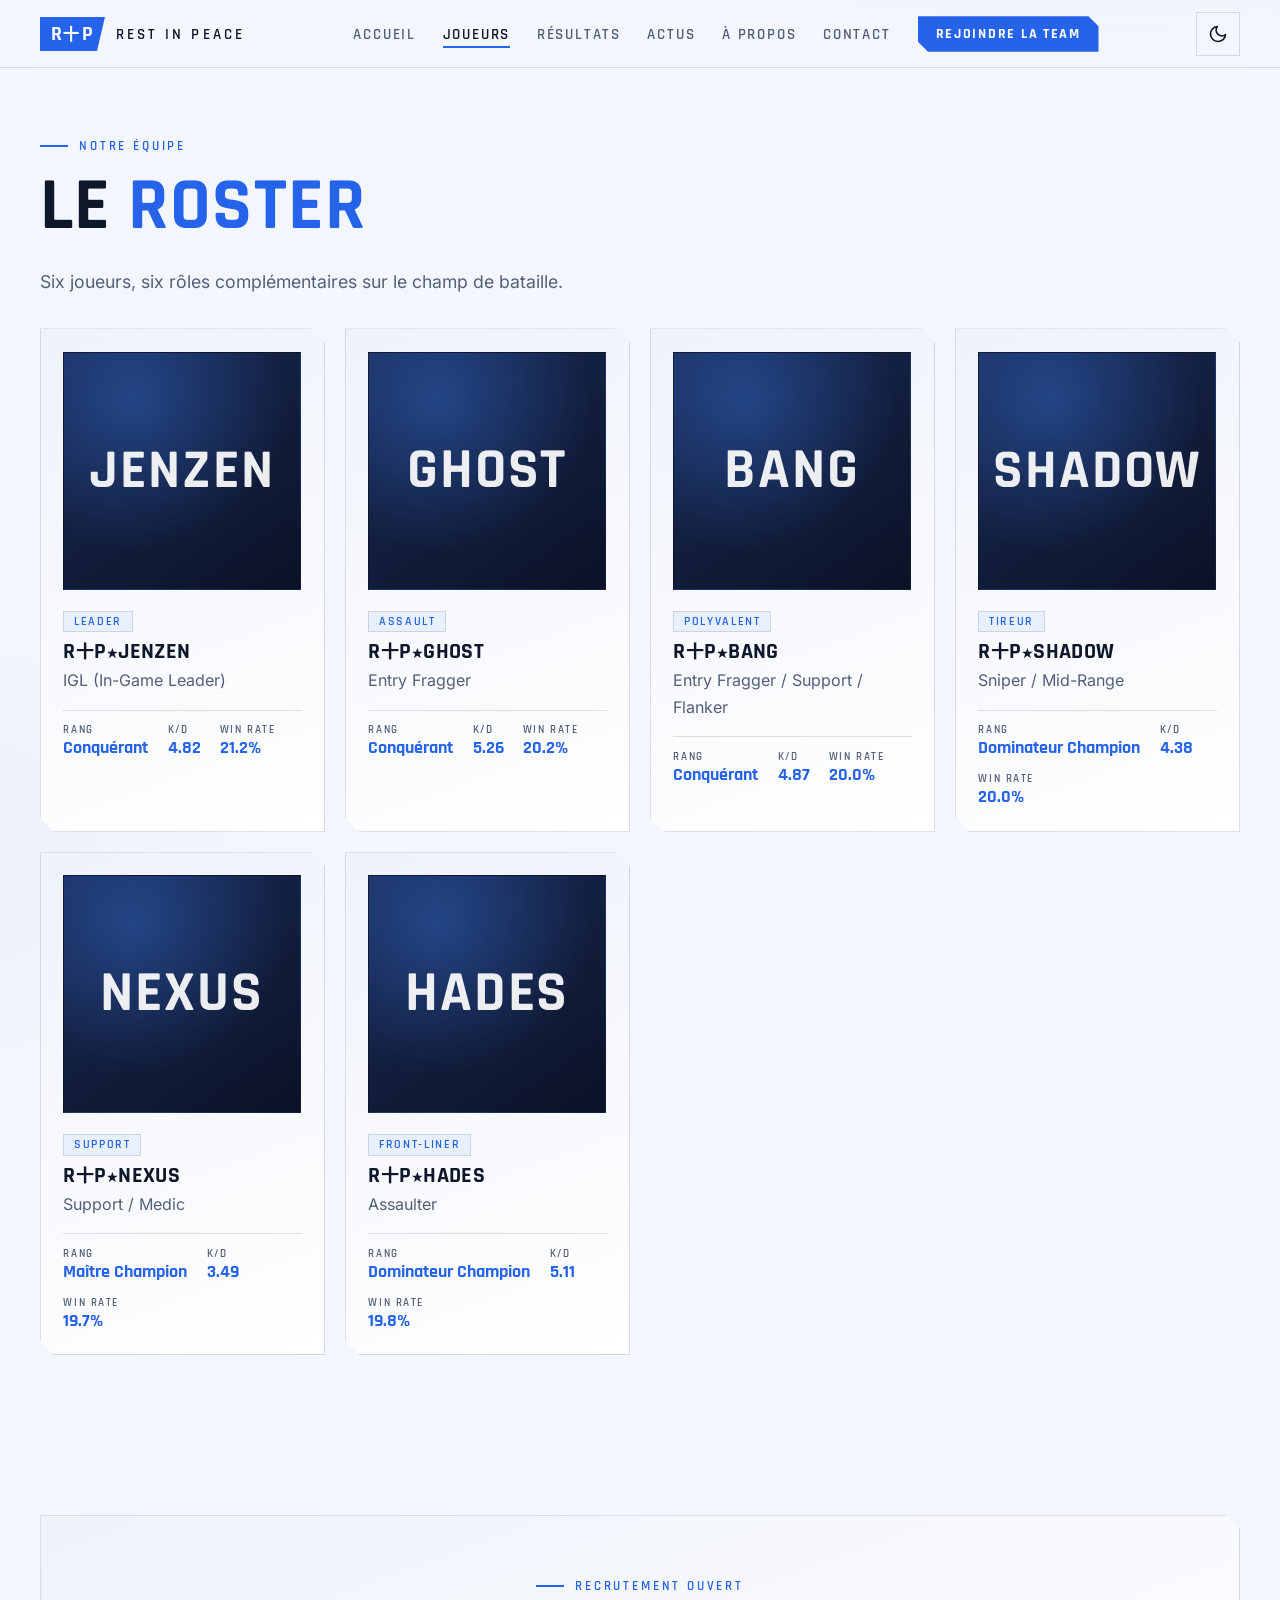
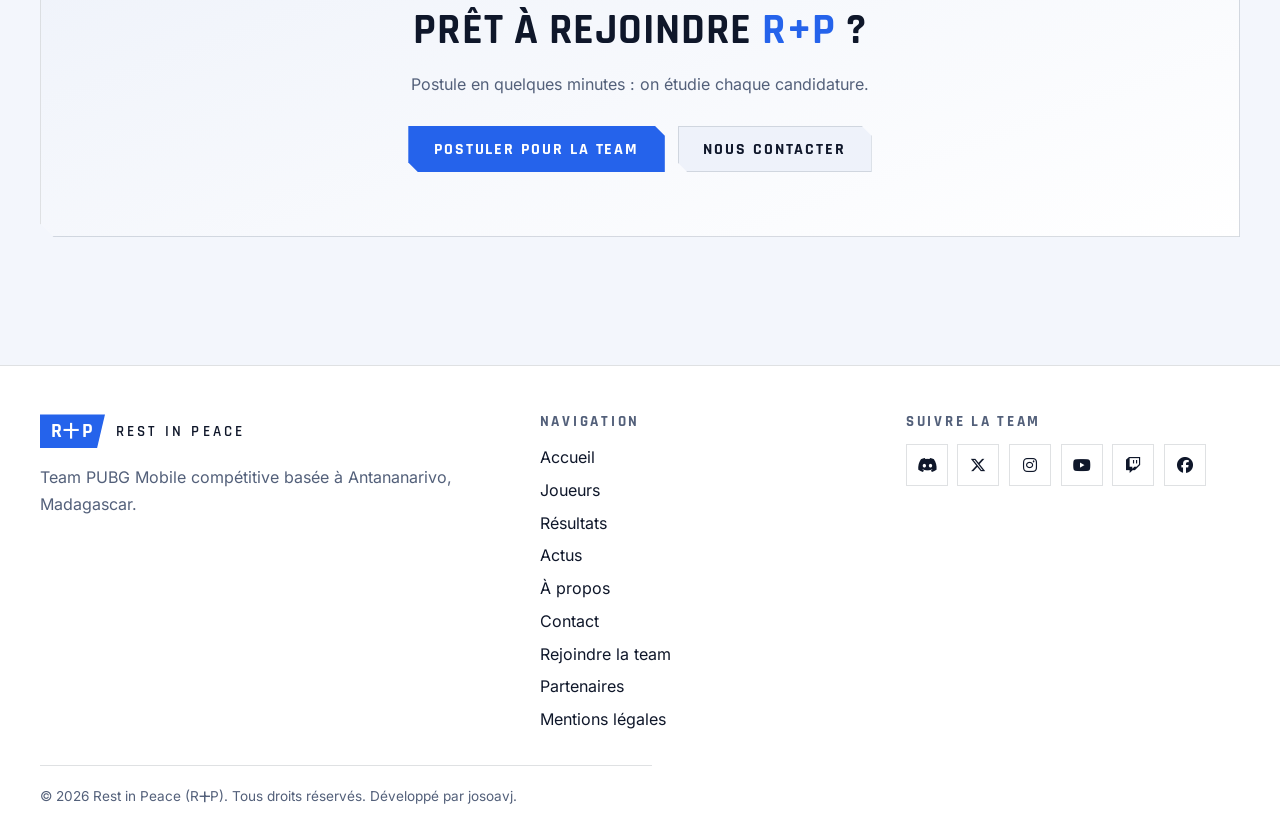
<file: joueur.html>
<!DOCTYPE html>
<html lang="fr">
<head>
    <meta charset="UTF-8">
    <meta name="viewport" content="width=device-width, initial-scale=1, viewport-fit=cover">
    <title>Joueurs - R十P Rest in Peace</title>
    <meta name="description" content="Le roster de la team Rest in Peace sur PUBG Mobile : rôles, statistiques et profils détaillés.">
    <meta name="theme-color" content="#06080d">
    <meta name="color-scheme" content="dark light">
    <link rel="canonical" href="https://josoavj.github.io/restPeacePUBGM/joueur.html">
    <meta property="og:type" content="website">
    <meta property="og:site_name" content="R十P Rest in Peace">
    <meta property="og:locale" content="fr_FR">
    <meta property="og:title" content="Joueurs — R十P Rest in Peace">
    <meta property="og:description" content="Le roster de la team Rest in Peace sur PUBG Mobile : rôles, statistiques et profils détaillés.">
    <meta property="og:url" content="https://josoavj.github.io/restPeacePUBGM/joueur.html">
    <meta property="og:image" content="https://josoavj.github.io/restPeacePUBGM/assets/og-image.png">
    <meta property="og:image:width" content="1200">
    <meta property="og:image:height" content="630">
    <meta name="twitter:card" content="summary_large_image">
    <script>(()=>{let t;try{t=localStorage.getItem('theme')}catch(e){}t=t||(matchMedia('(prefers-color-scheme: light)').matches?'light':'dark');document.documentElement.dataset.theme=t})()</script>
    <link rel="icon" href="assets/favicon.svg" type="image/svg+xml">
    <link rel="apple-touch-icon" href="assets/apple-touch-icon.png">
    <link rel="preconnect" href="https://cdnjs.cloudflare.com" crossorigin>
    <link rel="stylesheet" href="https://cdnjs.cloudflare.com/ajax/libs/font-awesome/6.5.1/css/all.min.css" media="print" onload="this.media='all'" crossorigin="anonymous" referrerpolicy="no-referrer">
    <noscript>
        <link rel="stylesheet" href="https://cdnjs.cloudflare.com/ajax/libs/font-awesome/6.5.1/css/all.min.css" crossorigin="anonymous" referrerpolicy="no-referrer">
        <style>.reveal{opacity:1!important;transform:none!important}</style>
    </noscript>
    <link rel="preload" href="assets/fonts/rajdhani-700.woff2" as="font" type="font/woff2" crossorigin>
    <link rel="preload" href="assets/fonts/inter-400.woff2" as="font" type="font/woff2" crossorigin>
    <link rel="preload" href="assets/fonts/rp-symbol-ten.woff2" as="font" type="font/woff2" crossorigin>
    <link rel="preload" href="assets/fonts/inter-400.woff2" as="font" type="font/woff2" crossorigin>
    <link rel="stylesheet" href="css/style.css">
    <script src="js/main.js" defer></script>
</head>
<body data-page="joueur">
    <a class="skip" href="#main">Aller au contenu</a>
    <div id="site-header">
        <noscript>
            <nav class="nojs" aria-label="Navigation principale">
                <a href="index.html">Accueil</a>
                <a href="joueur.html">Joueurs</a>
                <a href="results.html">Résultats</a>
                <a href="news.html">Actus</a>
                <a href="about.html">À propos</a>
                <a href="contact.html">Contact</a>
                <a href="inscription.html">Rejoindre la team</a>
            </nav>
        </noscript>
    </div>
    <main id="main">
        <section class="page-hero">
            <div class="container">
                <p class="eyebrow">Notre équipe</p>
                <h1>Le <span class="grad">roster</span></h1>
                <p class="lead">Six joueurs, six rôles complémentaires sur le champ de bataille.</p>
            </div>
        </section>
        <section class="section" style="padding-top:1rem">
            <div class="container">
                <div class="grid" data-render="players"></div>
            </div>
        </section>
        <section class="section">
            <div class="container card cut center" style="padding:clamp(2rem,6vw,4rem)">
                <p class="eyebrow" style="justify-content:center">Recrutement ouvert</p>
                <h2>Prêt à rejoindre <span class="grad">R+P</span> ?</h2>
                <p class="muted" style="margin-top:1rem">Postule en quelques minutes : on étudie chaque candidature.</p>
                <div class="actions">
                    <a class="btn btn-primary" href="inscription.html">Postuler pour la team</a>
                    <a class="btn btn-ghost" href="contact.html">Nous contacter</a>
                </div>
            </div>
        </section>
    </main>
    <div id="site-footer"></div>
</body>
</html>
</file>
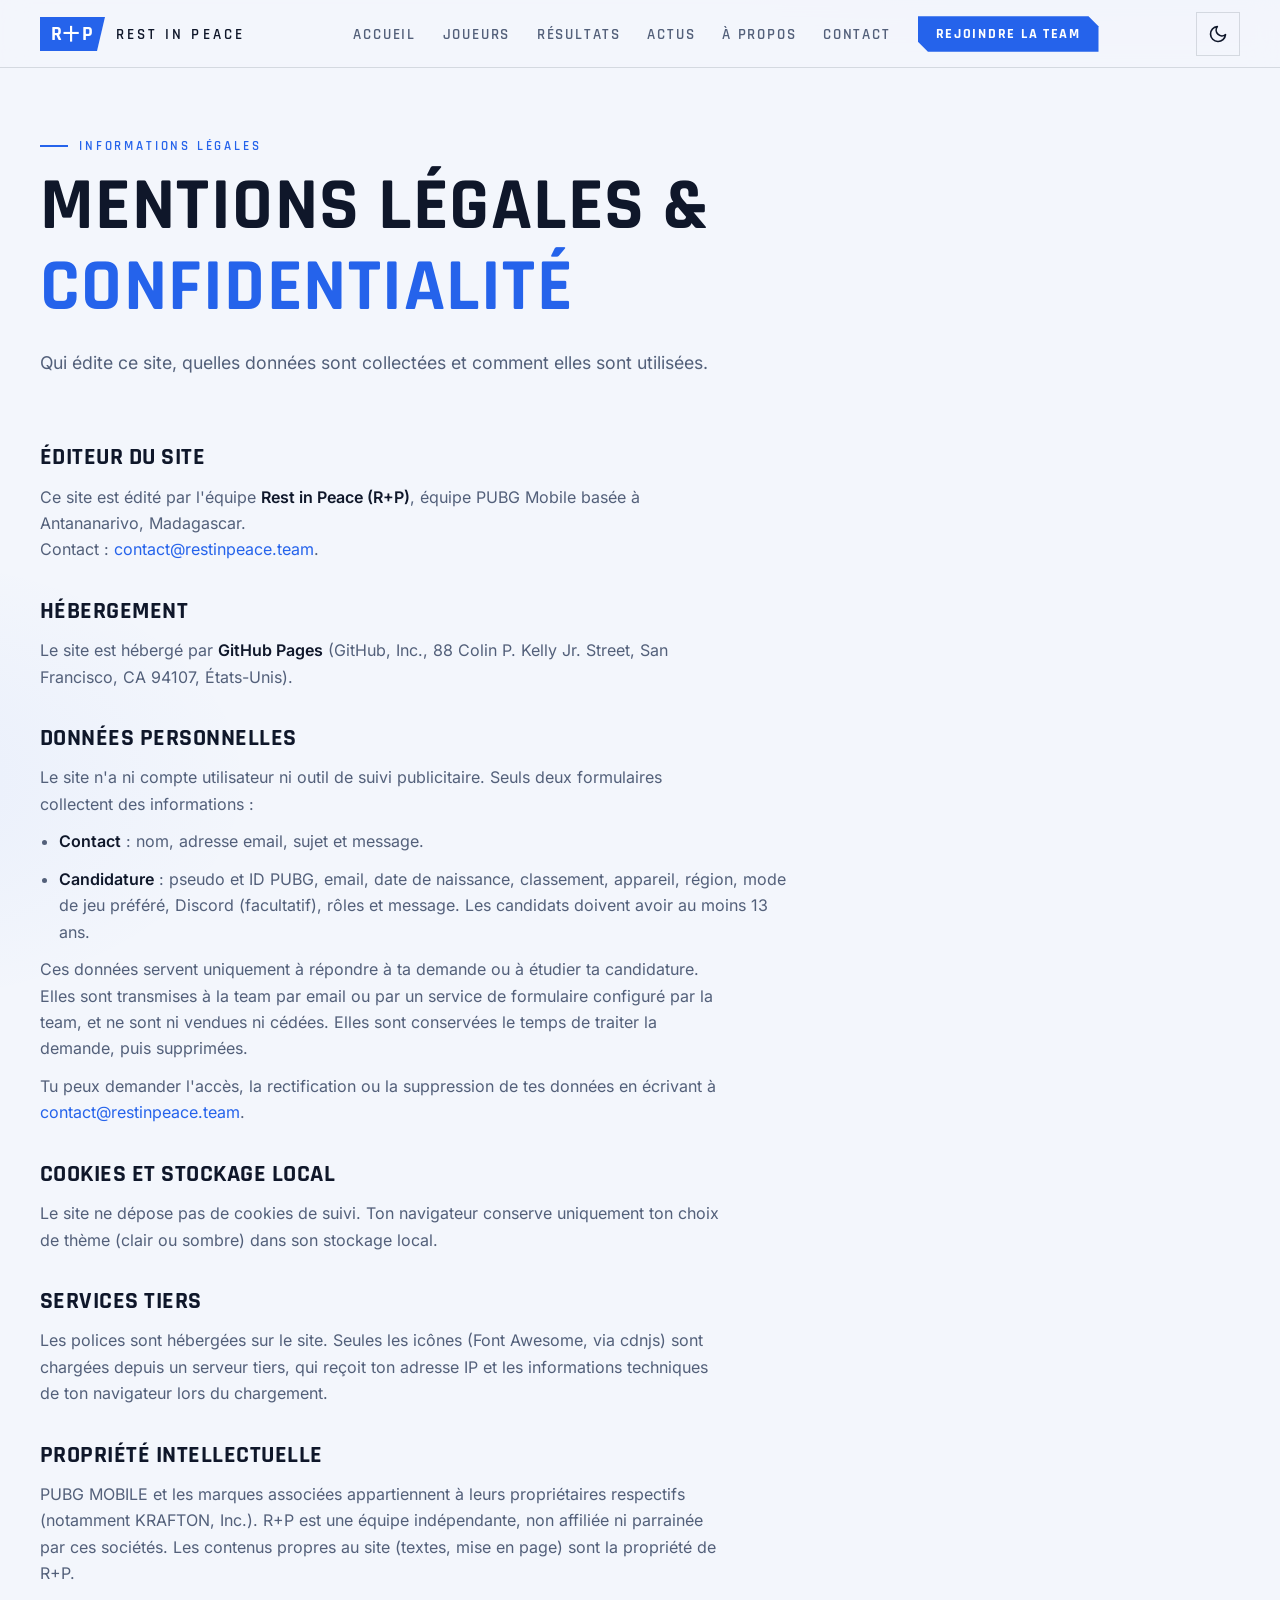
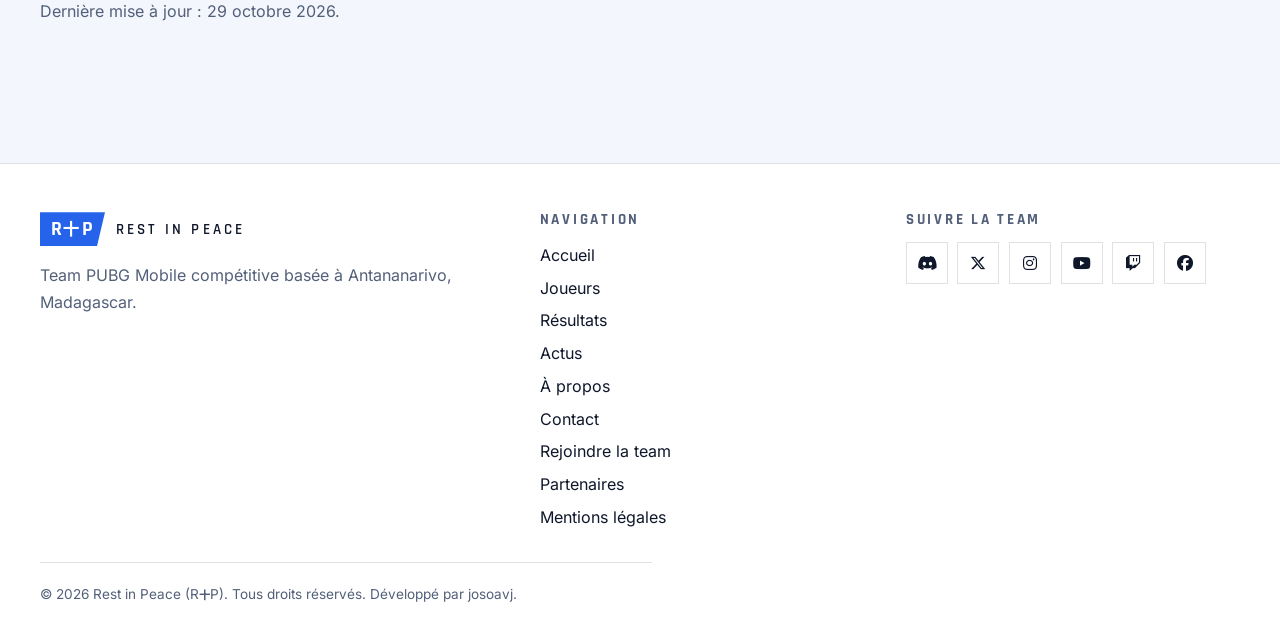
<file: legal.html>
<!DOCTYPE html>
<html lang="fr">
<head>
    <meta charset="UTF-8">
    <meta name="viewport" content="width=device-width, initial-scale=1, viewport-fit=cover">
    <title>Mentions légales et confidentialité - R十P Rest in Peace</title>
    <meta name="description" content="Mentions légales, hébergement et politique de confidentialité du site de la team PUBG Mobile Rest in Peace.">
    <meta name="theme-color" content="#06080d">
    <meta name="color-scheme" content="dark light">
    <link rel="canonical" href="https://josoavj.github.io/restPeacePUBGM/legal.html">
    <meta property="og:type" content="website">
    <meta property="og:site_name" content="R十P Rest in Peace">
    <meta property="og:locale" content="fr_FR">
    <meta property="og:title" content="Mentions légales et confidentialité — R十P Rest in Peace">
    <meta property="og:description" content="Mentions légales, hébergement et politique de confidentialité du site de la team PUBG Mobile Rest in Peace.">
    <meta property="og:url" content="https://josoavj.github.io/restPeacePUBGM/legal.html">
    <meta property="og:image" content="https://josoavj.github.io/restPeacePUBGM/assets/og-image.png">
    <meta property="og:image:width" content="1200">
    <meta property="og:image:height" content="630">
    <meta name="twitter:card" content="summary_large_image">
    <script>(()=>{let t;try{t=localStorage.getItem('theme')}catch(e){}t=t||(matchMedia('(prefers-color-scheme: light)').matches?'light':'dark');document.documentElement.dataset.theme=t})()</script>
    <link rel="icon" href="assets/favicon.svg" type="image/svg+xml">
    <link rel="apple-touch-icon" href="assets/apple-touch-icon.png">
    <link rel="preconnect" href="https://cdnjs.cloudflare.com" crossorigin>
    <link rel="stylesheet" href="https://cdnjs.cloudflare.com/ajax/libs/font-awesome/6.5.1/css/all.min.css" media="print" onload="this.media='all'" crossorigin="anonymous" referrerpolicy="no-referrer">
    <noscript>
        <link rel="stylesheet" href="https://cdnjs.cloudflare.com/ajax/libs/font-awesome/6.5.1/css/all.min.css" crossorigin="anonymous" referrerpolicy="no-referrer">
        <style>.reveal{opacity:1!important;transform:none!important}</style>
    </noscript>
    <link rel="preload" href="assets/fonts/rajdhani-700.woff2" as="font" type="font/woff2" crossorigin>
    <link rel="preload" href="assets/fonts/inter-400.woff2" as="font" type="font/woff2" crossorigin>
    <link rel="preload" href="assets/fonts/rp-symbol-ten.woff2" as="font" type="font/woff2" crossorigin>
    <link rel="preload" href="assets/fonts/inter-400.woff2" as="font" type="font/woff2" crossorigin>
    <link rel="stylesheet" href="css/style.css">
    <script src="js/main.js" defer></script>
</head>
<body data-page="legal">
    <a class="skip" href="#main">Aller au contenu</a>
    <div id="site-header">
        <noscript>
            <nav class="nojs" aria-label="Navigation principale">
                <a href="index.html">Accueil</a>
                <a href="joueur.html">Joueurs</a>
                <a href="results.html">Résultats</a>
                <a href="news.html">Actus</a>
                <a href="about.html">À propos</a>
                <a href="contact.html">Contact</a>
                <a href="inscription.html">Rejoindre la team</a>
            </nav>
        </noscript>
    </div>
    <main id="main">
        <section class="page-hero">
            <div class="container">
                <p class="eyebrow">Informations légales</p>
                <h1>Mentions légales & <span class="grad">confidentialité</span></h1>
                <p class="lead">Qui édite ce site, quelles données sont collectées et comment elles sont utilisées.</p>
            </div>
        </section>
        <section class="section" style="padding-top:1rem">
            <div class="container">
                <div class="prose">
                    <h2>Éditeur du site</h2>
                    <p>Ce site est édité par l'équipe <strong>Rest in Peace (R+P)</strong>, équipe PUBG Mobile basée à Antananarivo, Madagascar.
                    <br> Contact : <a href="#" data-site-email>contact</a>.</p>
                    <h2>Hébergement</h2>
                    <p>Le site est hébergé par <strong>GitHub Pages</strong> (GitHub, Inc., 88 Colin P. Kelly Jr. Street, San Francisco, CA 94107, États-Unis).</p>
                    <h2>Données personnelles</h2>
                    <p>Le site n'a ni compte utilisateur ni outil de suivi publicitaire. Seuls deux formulaires collectent des informations :</p>
                    <ul>
                        <li><strong>Contact</strong> : nom, adresse email, sujet et message.</li>
                        <li><strong>Candidature</strong> : pseudo et ID PUBG, email, date de naissance, classement, appareil, région, mode de jeu préféré, Discord (facultatif), rôles et message. Les candidats doivent avoir au moins 13 ans.</li>
                    </ul>
                    <p>Ces données servent uniquement à répondre à ta demande ou à étudier ta candidature. Elles sont transmises à la team par email ou par un service de formulaire configuré par la team, et ne sont ni vendues ni cédées. Elles sont conservées le temps de traiter la demande, puis supprimées.</p>
                    <p>Tu peux demander l'accès, la rectification ou la suppression de tes données en écrivant à <a href="#" data-site-email>contact</a>.</p>
                    <h2>Cookies et stockage local</h2>
                    <p>Le site ne dépose pas de cookies de suivi. Ton navigateur conserve uniquement ton choix de thème (clair ou sombre) dans son stockage local.</p>
                    <h2>Services tiers</h2>
                    <p>Les polices sont hébergées sur le site. Seules les icônes (Font Awesome, via cdnjs) sont chargées depuis un serveur tiers, qui reçoit ton adresse IP et les informations techniques de ton navigateur lors du chargement.</p>
                    <h2>Propriété intellectuelle</h2>
                    <p>PUBG MOBILE et les marques associées appartiennent à leurs propriétaires respectifs (notamment KRAFTON, Inc.). R+P est une équipe indépendante, non affiliée ni parrainée par ces sociétés. Les contenus propres au site (textes, mise en page) sont la propriété de R+P.</p>
                    <p class="muted">Dernière mise à jour : 29 octobre 2026.</p>
                </div>
            </div>
        </section>
    </main>
    <div id="site-footer"></div>
</body>
</html>
</file>
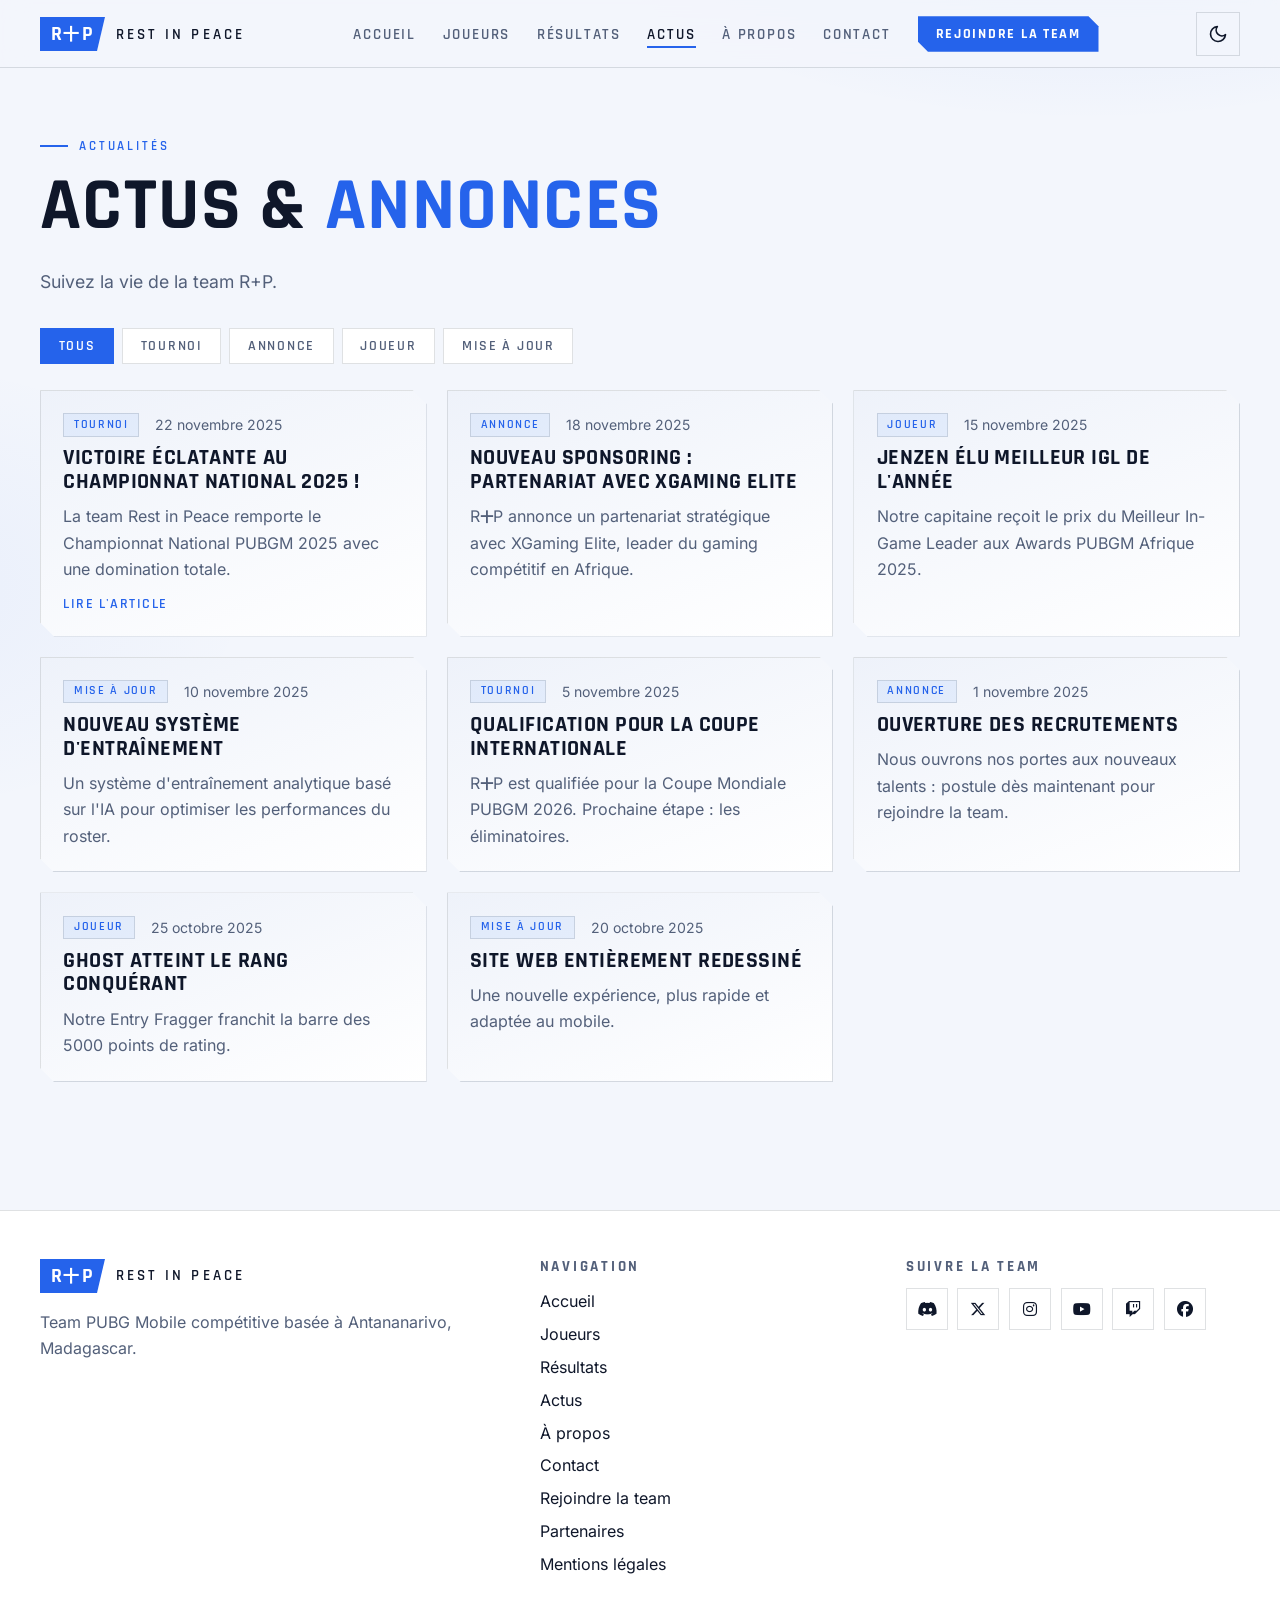
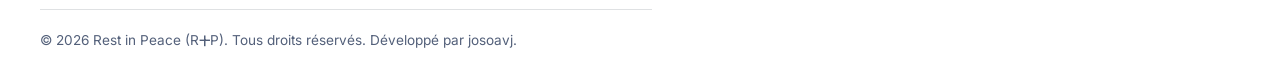
<file: news.html>
<!DOCTYPE html>
<html lang="fr">
<head>
    <meta charset="UTF-8">
    <meta name="viewport" content="width=device-width, initial-scale=1, viewport-fit=cover">
    <title>Actualités - R十P Rest in Peace</title>
    <meta name="description" content="Les dernières nouvelles, annonces et victoires de la team Rest in Peace.">
    <meta name="theme-color" content="#06080d">
    <meta name="color-scheme" content="dark light">
    <link rel="canonical" href="https://josoavj.github.io/restPeacePUBGM/news.html">
    <meta property="og:type" content="website">
    <meta property="og:site_name" content="R十P Rest in Peace">
    <meta property="og:locale" content="fr_FR">
    <meta property="og:title" content="Actualités — R十P Rest in Peace">
    <meta property="og:description" content="Les dernières nouvelles, annonces et victoires de la team Rest in Peace.">
    <meta property="og:url" content="https://josoavj.github.io/restPeacePUBGM/news.html">
    <meta property="og:image" content="https://josoavj.github.io/restPeacePUBGM/assets/og-image.png">
    <meta property="og:image:width" content="1200">
    <meta property="og:image:height" content="630">
    <meta name="twitter:card" content="summary_large_image">
    <script>(()=>{let t;try{t=localStorage.getItem('theme')}catch(e){}t=t||(matchMedia('(prefers-color-scheme: light)').matches?'light':'dark');document.documentElement.dataset.theme=t})()</script>
    <link rel="icon" href="assets/favicon.svg" type="image/svg+xml">
    <link rel="apple-touch-icon" href="assets/apple-touch-icon.png">
    <link rel="preconnect" href="https://cdnjs.cloudflare.com" crossorigin>
    <link rel="stylesheet" href="https://cdnjs.cloudflare.com/ajax/libs/font-awesome/6.5.1/css/all.min.css" media="print" onload="this.media='all'" crossorigin="anonymous" referrerpolicy="no-referrer">
    <noscript>
        <link rel="stylesheet" href="https://cdnjs.cloudflare.com/ajax/libs/font-awesome/6.5.1/css/all.min.css" crossorigin="anonymous" referrerpolicy="no-referrer">
        <style>.reveal{opacity:1!important;transform:none!important}</style>
    </noscript>
    <link rel="preload" href="assets/fonts/rajdhani-700.woff2" as="font" type="font/woff2" crossorigin>
    <link rel="preload" href="assets/fonts/inter-400.woff2" as="font" type="font/woff2" crossorigin>
    <link rel="preload" href="assets/fonts/rp-symbol-ten.woff2" as="font" type="font/woff2" crossorigin>
    <link rel="preload" href="assets/fonts/inter-400.woff2" as="font" type="font/woff2" crossorigin>
    <link rel="stylesheet" href="css/style.css">
    <script src="js/main.js" defer></script>
</head>
<body data-page="news">
    <a class="skip" href="#main">Aller au contenu</a>
    <div id="site-header">
        <noscript>
            <nav class="nojs" aria-label="Navigation principale">
                <a href="index.html">Accueil</a>
                <a href="joueur.html">Joueurs</a>
                <a href="results.html">Résultats</a>
                <a href="news.html">Actus</a>
                <a href="about.html">À propos</a>
                <a href="contact.html">Contact</a>
                <a href="inscription.html">Rejoindre la team</a>
            </nav>
        </noscript>
    </div>
    <main id="main">
        <section class="page-hero">
            <div class="container">
                <p class="eyebrow">Actualités</p>
                <h1>Actus & <span class="grad">annonces</span></h1>
                <p class="lead">Suivez la vie de la team R+P.</p>
            </div>
        </section>
        <section class="section" style="padding-top:1rem">
            <div class="container">
                <div data-render="news"></div>
            </div>
        </section>
    </main>
    <div id="site-footer"></div>
</body>
</html>
</file>
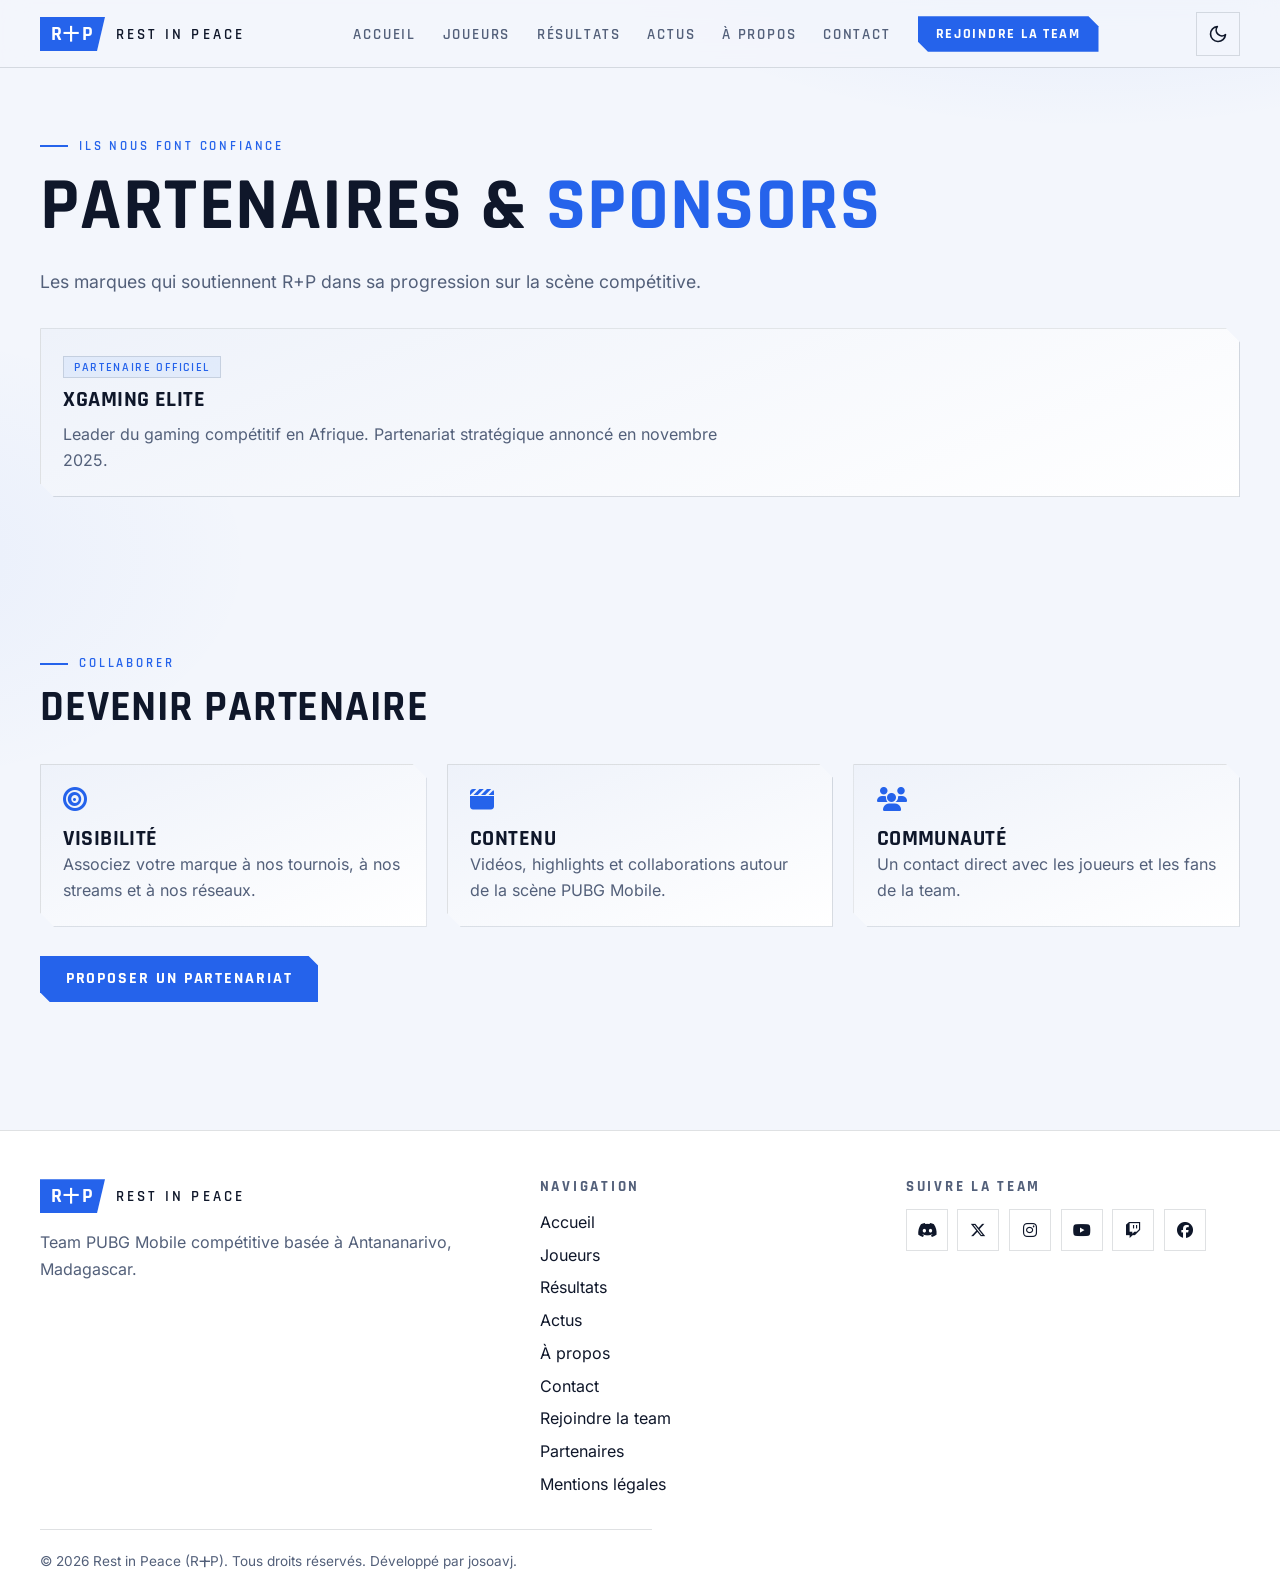
<file: partners.html>
<!DOCTYPE html>
<html lang="fr">
<head>
    <meta charset="UTF-8">
    <meta name="viewport" content="width=device-width, initial-scale=1, viewport-fit=cover">
    <title>Partenaires - R十P Rest in Peace</title>
    <meta name="description" content="Partenaires et sponsors de la team PUBG Mobile Rest in Peace, et comment collaborer avec nous.">
    <meta name="theme-color" content="#06080d">
    <meta name="color-scheme" content="dark light">
    <link rel="canonical" href="https://josoavj.github.io/restPeacePUBGM/partners.html">
    <meta property="og:type" content="website">
    <meta property="og:site_name" content="R十P Rest in Peace">
    <meta property="og:locale" content="fr_FR">
    <meta property="og:title" content="Partenaires — R十P Rest in Peace">
    <meta property="og:description" content="Partenaires et sponsors de la team PUBG Mobile Rest in Peace, et comment collaborer avec nous.">
    <meta property="og:url" content="https://josoavj.github.io/restPeacePUBGM/partners.html">
    <meta property="og:image" content="https://josoavj.github.io/restPeacePUBGM/assets/og-image.png">
    <meta property="og:image:width" content="1200">
    <meta property="og:image:height" content="630">
    <meta name="twitter:card" content="summary_large_image">
    <script>(()=>{let t;try{t=localStorage.getItem('theme')}catch(e){}t=t||(matchMedia('(prefers-color-scheme: light)').matches?'light':'dark');document.documentElement.dataset.theme=t})()</script>
    <link rel="icon" href="assets/favicon.svg" type="image/svg+xml">
    <link rel="apple-touch-icon" href="assets/apple-touch-icon.png">
    <link rel="preconnect" href="https://cdnjs.cloudflare.com" crossorigin>
    <link rel="stylesheet" href="https://cdnjs.cloudflare.com/ajax/libs/font-awesome/6.5.1/css/all.min.css" media="print" onload="this.media='all'" crossorigin="anonymous" referrerpolicy="no-referrer">
    <noscript>
        <link rel="stylesheet" href="https://cdnjs.cloudflare.com/ajax/libs/font-awesome/6.5.1/css/all.min.css" crossorigin="anonymous" referrerpolicy="no-referrer">
        <style>.reveal{opacity:1!important;transform:none!important}</style>
    </noscript>
    <link rel="preload" href="assets/fonts/rajdhani-700.woff2" as="font" type="font/woff2" crossorigin>
    <link rel="preload" href="assets/fonts/inter-400.woff2" as="font" type="font/woff2" crossorigin>
    <link rel="preload" href="assets/fonts/rp-symbol-ten.woff2" as="font" type="font/woff2" crossorigin>
    <link rel="preload" href="assets/fonts/inter-400.woff2" as="font" type="font/woff2" crossorigin>
    <link rel="stylesheet" href="css/style.css">
    <script src="js/main.js" defer></script>
</head>
<body data-page="partners">
    <a class="skip" href="#main">Aller au contenu</a>
    <div id="site-header">
        <noscript>
            <nav class="nojs" aria-label="Navigation principale">
                <a href="index.html">Accueil</a>
                <a href="joueur.html">Joueurs</a>
                <a href="results.html">Résultats</a>
                <a href="news.html">Actus</a>
                <a href="about.html">À propos</a>
                <a href="contact.html">Contact</a>
                <a href="inscription.html">Rejoindre la team</a>
            </nav>
        </noscript>
    </div>
    <main id="main">
        <section class="page-hero">
            <div class="container">
                <p class="eyebrow">Ils nous font confiance</p>
                <h1>Partenaires & <span class="grad">sponsors</span></h1>
                <p class="lead">Les marques qui soutiennent R+P dans sa progression sur la scène compétitive.</p>
            </div>
        </section>
        <section class="section" style="padding-top:1rem">
            <div class="container">
                <div class="grid wide" data-render="partners"></div>
            </div>
        </section>
        <section class="section">
            <div class="container">
                <header class="section-head">
                    <div>
                        <p class="eyebrow">Collaborer</p>
                        <h2>Devenir partenaire</h2>
                    </div>
                </header>
                <div class="grid">
                    <div class="card cut reveal">
                        <i class="fa-solid fa-bullseye" style="color:var(--blue);font-size:1.5rem" aria-hidden="true"></i>
                        <h3 style="margin-top:.7rem">Visibilité</h3>
                        <p class="muted">Associez votre marque à nos tournois, à nos streams et à nos réseaux.</p>
                    </div>
                    <div class="card cut reveal">
                        <i class="fa-solid fa-clapperboard" style="color:var(--blue);font-size:1.5rem" aria-hidden="true"></i>
                        <h3 style="margin-top:.7rem">Contenu</h3>
                        <p class="muted">Vidéos, highlights et collaborations autour de la scène PUBG Mobile.</p>
                    </div>
                    <div class="card cut reveal">
                        <i class="fa-solid fa-users" style="color:var(--blue);font-size:1.5rem" aria-hidden="true"></i>
                        <h3 style="margin-top:.7rem">Communauté</h3>
                        <p class="muted">Un contact direct avec les joueurs et les fans de la team.</p>
                    </div>
                </div>
                <div class="actions">
                    <a class="btn btn-primary" href="contact.html">Proposer un partenariat</a>
                </div>
            </div>
        </section>
    </main>
    <div id="site-footer"></div>
</body>
</html>
</file>
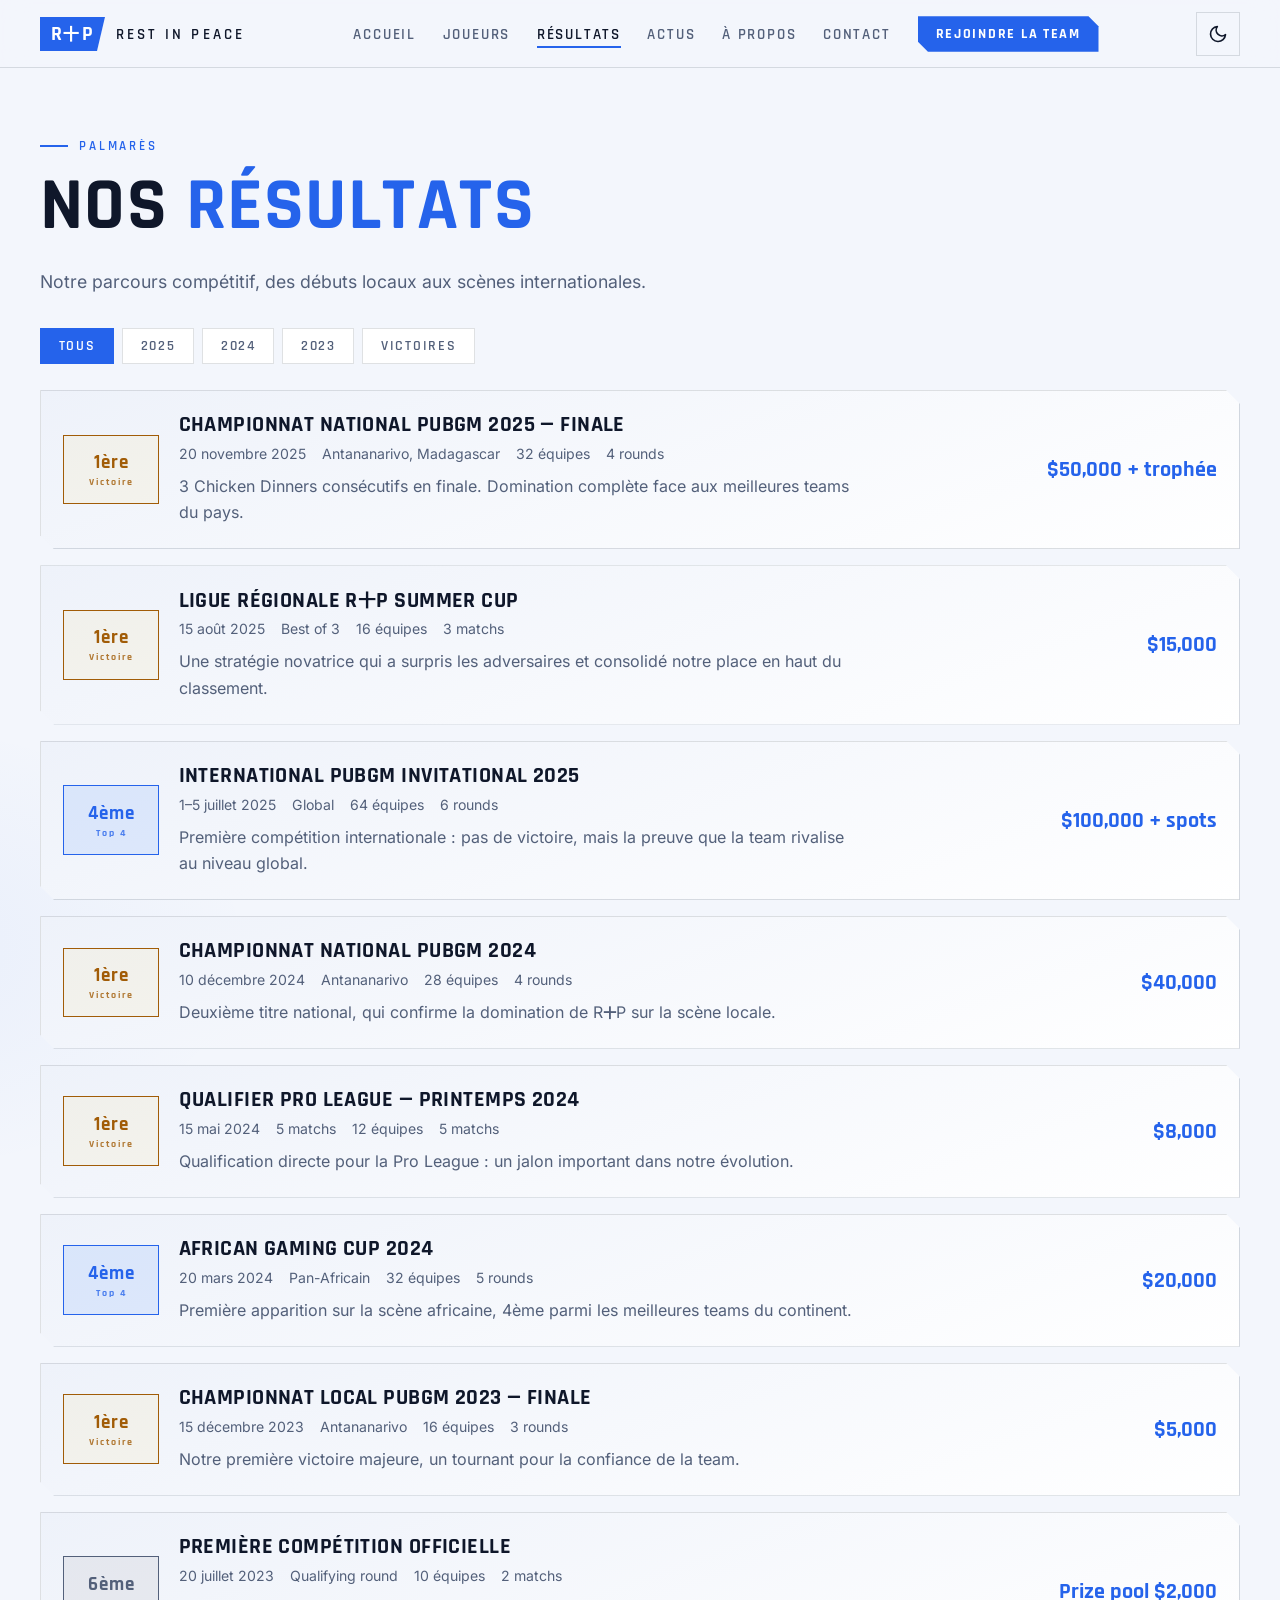
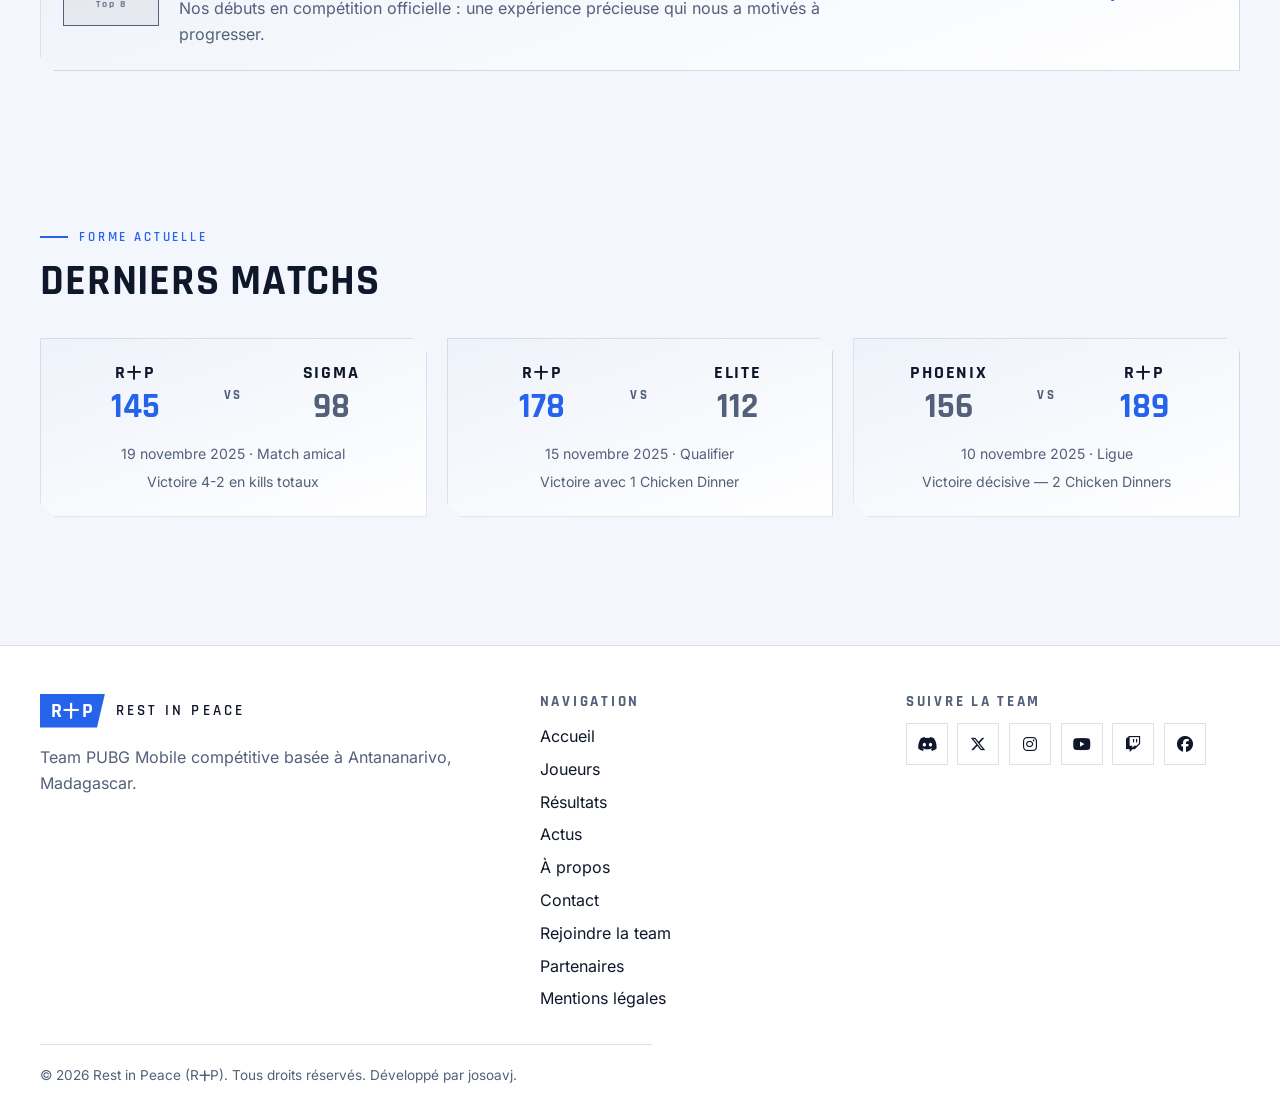
<file: results.html>
<!DOCTYPE html>
<html lang="fr">
<head>
    <meta charset="UTF-8">
    <meta name="viewport" content="width=device-width, initial-scale=1, viewport-fit=cover">
    <title>Résultats — R十P Rest in Peace</title>
    <meta name="description" content="Tournois, classements et derniers matchs de la team Rest in Peace sur PUBG Mobile.">
    <meta name="theme-color" content="#06080d">
    <meta name="color-scheme" content="dark light">
    <link rel="canonical" href="https://josoavj.github.io/restPeacePUBGM/results.html">
    <meta property="og:type" content="website">
    <meta property="og:site_name" content="R十P Rest in Peace">
    <meta property="og:locale" content="fr_FR">
    <meta property="og:title" content="Résultats — R十P Rest in Peace">
    <meta property="og:description" content="Tournois, classements et derniers matchs de la team Rest in Peace sur PUBG Mobile.">
    <meta property="og:url" content="https://josoavj.github.io/restPeacePUBGM/results.html">
    <meta property="og:image" content="https://josoavj.github.io/restPeacePUBGM/assets/og-image.png">
    <meta property="og:image:width" content="1200">
    <meta property="og:image:height" content="630">
    <meta name="twitter:card" content="summary_large_image">
    <script>(()=>{let t;try{t=localStorage.getItem('theme')}catch(e){}t=t||(matchMedia('(prefers-color-scheme: light)').matches?'light':'dark');document.documentElement.dataset.theme=t})()</script>
    <link rel="icon" href="assets/favicon.svg" type="image/svg+xml">
    <link rel="apple-touch-icon" href="assets/apple-touch-icon.png">
    <link rel="preconnect" href="https://cdnjs.cloudflare.com" crossorigin>
    <link rel="stylesheet" href="https://cdnjs.cloudflare.com/ajax/libs/font-awesome/6.5.1/css/all.min.css" media="print" onload="this.media='all'" crossorigin="anonymous" referrerpolicy="no-referrer">
    <noscript>
        <link rel="stylesheet" href="https://cdnjs.cloudflare.com/ajax/libs/font-awesome/6.5.1/css/all.min.css" crossorigin="anonymous" referrerpolicy="no-referrer">
        <style>.reveal{opacity:1!important;transform:none!important}</style>
    </noscript>
    <link rel="preload" href="assets/fonts/rajdhani-700.woff2" as="font" type="font/woff2" crossorigin>
    <link rel="preload" href="assets/fonts/inter-400.woff2" as="font" type="font/woff2" crossorigin>
    <link rel="preload" href="assets/fonts/rp-symbol-ten.woff2" as="font" type="font/woff2" crossorigin>
    <link rel="preload" href="assets/fonts/inter-400.woff2" as="font" type="font/woff2" crossorigin>
    <link rel="stylesheet" href="css/style.css">
    <script src="js/main.js" defer></script>
</head>
<body data-page="results">
    <a class="skip" href="#main">Aller au contenu</a>
    <div id="site-header">
        <noscript>
            <nav class="nojs" aria-label="Navigation principale">
                <a href="index.html">Accueil</a>
                <a href="joueur.html">Joueurs</a>
                <a href="results.html">Résultats</a>
                <a href="news.html">Actus</a>
                <a href="about.html">À propos</a>
                <a href="contact.html">Contact</a>
                <a href="inscription.html">Rejoindre la team</a>
            </nav>
        </noscript>
    </div>
    <main id="main">
        <section class="page-hero">
            <div class="container">
                <p class="eyebrow">Palmarès</p>
                <h1>Nos <span class="grad">résultats</span></h1>
                <p class="lead">Notre parcours compétitif, des débuts locaux aux scènes internationales.</p>
            </div>
        </section>
        <section class="section" style="padding-top:1rem">
            <div class="container">
                <div data-render="results" data-layout="t-list"></div>
            </div>
        </section>
        <section class="section">
            <div class="container">
                <header class="section-head">
                    <div>
                        <p class="eyebrow">Forme actuelle</p>
                        <h2>Derniers matchs</h2>
                    </div>
                </header>
                <div class="grid wide" data-render="matches"></div>
            </div>
        </section>
    </main>
    <div id="site-footer"></div>
</body>
</html>
</file>
<file: css/style.css>
@font-face {
  font-family: 'RP Symbols';
  font-weight: 100 900;
  font-display: swap;
  size-adjust: 84%;
  unicode-range: U+5341;
  src: url(../assets/fonts/rp-symbol-ten.woff2) format('woff2');
}

@font-face {
  font-family: 'RP Symbols';
  font-weight: 100 900;
  font-display: swap;
  unicode-range: U+066D;
  src: url(../assets/fonts/rp-symbol-star.woff2) format('woff2');
}

@font-face {
  font-family: 'Rajdhani';
  font-style: normal;
  font-weight: 600;
  font-display: swap;
  src: url(../assets/fonts/rajdhani-600.woff2) format('woff2');
}

@font-face {
  font-family: 'Rajdhani';
  font-style: normal;
  font-weight: 700;
  font-display: swap;
  src: url(../assets/fonts/rajdhani-700.woff2) format('woff2');
}

@font-face {
  font-family: 'Inter';
  font-style: normal;
  font-weight: 400;
  font-display: swap;
  src: url(../assets/fonts/inter-400.woff2) format('woff2');
}

@font-face {
  font-family: 'Inter';
  font-style: normal;
  font-weight: 500;
  font-display: swap;
  src: url(../assets/fonts/inter-500.woff2) format('woff2');
}

@font-face {
  font-family: 'Inter';
  font-style: normal;
  font-weight: 600;
  font-display: swap;
  src: url(../assets/fonts/inter-600.woff2) format('woff2');
}

/* R十P — design system esport (un seul fichier). Tokens en tête, composants ensuite. */
:root {
  color-scheme: dark;
  --header-bg: rgba(6, 8, 13, 0.72);
  --glow-1: rgba(37, 99, 235, 0.2);
  --glow-2: rgba(59, 130, 246, 0.08);
  --bg: #06080d;
  --bg-2: #0b0f18;
  --surface: #101624;
  --surface-2: #161e32;
  --line: rgba(255, 255, 255, 0.09);
  --text: #e9edf6;
  --muted: #8d98b0;
  --blue: #3b82f6;
  --blue-d: #2563eb;
  --gold: #ffc83d;
  --danger: #ff4d6a;
  --cut: 14px;
  --nav-h: 68px;
  --maxw: 1200px;
  --ff-head: 'Rajdhani', 'RP Symbols', 'Arial Narrow', 'Segoe UI', system-ui, sans-serif;
  --ff-body: 'Inter', 'RP Symbols', 'Segoe UI', system-ui, sans-serif;
}

*,
*::before,
*::after {
  box-sizing: border-box;
  margin: 0;
}

html {
  scroll-behavior: smooth;
  scroll-padding-top: calc(var(--nav-h) + 16px);
  -webkit-text-size-adjust: 100%;
}

body {
  font: 400 1rem/1.65 var(--ff-body);
  color: var(--text);
  background: var(--bg);
  background-image:
    radial-gradient(60rem 30rem at 85% -10%, var(--glow-1), transparent 60%),
    radial-gradient(40rem 24rem at -10% 35%, var(--glow-2), transparent 60%);
  min-height: 100svh;
  overflow-x: hidden;
  padding-top: var(--nav-h);
}

body.nav-open {
  overflow: hidden;
}

img,
svg {
  max-width: 100%;
  display: block;
}

a {
  color: var(--blue);
  text-decoration: none;
}

a:hover {
  color: var(--text);
}

h1,
h2,
h3,
h4 {
  font-family: var(--ff-head);
  line-height: 1.1;
  text-transform: uppercase;
  letter-spacing: 0.02em;
  font-weight: 700;
}

h1 {
  font-size: clamp(2rem, 7vw, 4.6rem);
}

h1,
h2,
h3 {
  overflow-wrap: break-word;
}

h2 {
  font-size: clamp(1.8rem, 4vw, 2.7rem);
}

h3 {
  font-size: 1.35rem;
}

p {
  max-width: 68ch;
}

.muted {
  color: var(--muted);
}

:focus-visible {
  outline: 2px solid var(--blue);
  outline-offset: 3px;
}

.skip {
  position: absolute;
  left: -999px;
  top: 8px;
  background: var(--blue);
  color: #000;
  padding: 0.5rem 1rem;
  z-index: 300;
}

.skip:focus {
  left: 8px;
}

.container {
  width: min(100% - 2rem, var(--maxw));
  margin-inline: auto;
}

.section {
  padding-block: clamp(2.5rem, 7vw, 5rem);
}

.eyebrow {
  font: 600 0.8rem/1 var(--ff-head);
  letter-spacing: 0.22em;
  text-transform: uppercase;
  color: var(--blue);
  display: flex;
  align-items: center;
  gap: 0.7rem;
  margin-bottom: 0.9rem;
}

.eyebrow::before {
  content: "";
  width: 28px;
  height: 2px;
  background: var(--blue);
}

.grad {
  color: var(--blue);
}

.section-head {
  display: flex;
  flex-wrap: wrap;
  align-items: flex-end;
  justify-content: space-between;
  gap: 0.5rem 1.5rem;
  margin-bottom: 2rem;
}

.link-more {
  font: 600 0.95rem var(--ff-head);
  letter-spacing: 0.08em;
  text-transform: uppercase;
}

.link-more::after {
  content: " →";
}

.cut {
  clip-path: polygon(
    0 0,
    calc(100% - var(--cut)) 0,
    100% var(--cut),
    100% 100%,
    var(--cut) 100%,
    0 calc(100% - var(--cut))
  );
}

/* Thème clair : seuls les tokens changent */
:root[data-theme=light] {
  color-scheme: light;
  --bg: #f3f6fc;
  --bg-2: #fff;
  --surface: #fff;
  --surface-2: #eef2fa;
  --line: rgba(15, 23, 42, 0.13);
  --text: #0f172a;
  --muted: #53607a;
  --blue: #2563eb;
  --gold: #a15c07;
  --danger: #c81e3a;
  --header-bg: rgba(243, 246, 252, 0.82);
  --glow-1: rgba(37, 99, 235, 0.12);
  --glow-2: rgba(37, 99, 235, 0.05);
}

/* Header / navigation */
.site-header {
  position: fixed;
  inset: 0 0 auto 0;
  height: var(--nav-h);
  z-index: 100;
}

.site-header::before {
  content: "";
  position: absolute;
  inset: 0;
  z-index: -1;
  background: var(--header-bg);
  backdrop-filter: blur(14px);
  -webkit-backdrop-filter: blur(14px);
  border-bottom: 1px solid var(--line);
}

.progress {
  position: absolute;
  left: 0;
  bottom: -1px;
  height: 2px;
  width: 100%;
  background: var(--blue);
  transform: scaleX(0);
  transform-origin: left;
}

.nav {
  height: 100%;
  display: flex;
  align-items: center;
  justify-content: space-between;
  gap: 1rem;
}

.brand,
.nav-links a,
.brand-name {
  white-space: nowrap;
}

.brand {
  display: flex;
  align-items: center;
  gap: 0.7rem;
  color: var(--text);
}

.brand-mark {
  font: 700 1.25rem var(--ff-head);
  letter-spacing: 0.06em;
  padding: 0.25rem 0.7rem;
  background: var(--blue-d);
  color: #fff;
  clip-path: polygon(0 0, 100% 0, calc(100% - 8px) 100%, 0 100%);
}

.brand-name {
  font: 600 0.95rem var(--ff-head);
  letter-spacing: 0.2em;
  text-transform: uppercase;
}

.nav-links {
  display: flex;
  align-items: center;
  gap: 0.25rem;
}

.nav-links a:not(.btn) {
  position: relative;
  padding: 0.5rem 0.7rem;
  color: var(--muted);
  font: 600 0.95rem var(--ff-head);
  letter-spacing: 0.12em;
  text-transform: uppercase;
}

.nav-links a:not(.btn)::after {
  content: "";
  position: absolute;
  left: 0.7rem;
  right: 0.7rem;
  bottom: 0.2rem;
  height: 2px;
  background: var(--blue);
  transform: scaleX(0);
  transform-origin: left;
  transition: transform 0.25s;
}

.nav-links a:not(.btn):hover,
.nav-links a[aria-current=page] {
  color: var(--text);
}

.nav-links a:not(.btn):hover::after,
.nav-links a[aria-current=page]::after {
  transform: scaleX(1);
}

.nav-cta {
  margin-left: 0.75rem;
}

.burger {
  display: none;
  width: 44px;
  height: 44px;
  background: none;
  border: 1px solid var(--line);
  flex-direction: column;
  justify-content: center;
  align-items: center;
  gap: 5px;
  cursor: pointer;
  z-index: 2;
}

.burger span {
  width: 20px;
  height: 2px;
  background: var(--text);
  transition: transform 0.25s, opacity 0.2s;
}

.nav-open .burger span:nth-child(1) {
  transform: translateY(7px) rotate(45deg);
}

.nav-open .burger span:nth-child(2) {
  opacity: 0;
}

.nav-open .burger span:nth-child(3) {
  transform: translateY(-7px) rotate(-45deg);
}

.backdrop {
  position: fixed;
  inset: 0;
  background: rgba(0, 0, 0, 0.6);
  opacity: 0;
  visibility: hidden;
  transition: opacity 0.3s;
  z-index: 90;
}

.nav-open .backdrop {
  opacity: 1;
  visibility: visible;
}

@media (max-width: 1120px) {
  .burger {
    display: flex;
  }

  .nav-links {
    overflow-y: auto;
    overscroll-behavior: contain;
    position: fixed;
    top: 0;
    right: 0;
    bottom: 0;
    width: min(86vw, 360px);
    flex-direction: column;
    align-items: stretch;
    gap: 0;
    padding: calc(var(--nav-h) + 1rem) 1.5rem 2rem;
    background: var(--bg-2);
    border-left: 1px solid var(--line);
    transform: translateX(100%);
    visibility: hidden;
    transition: transform 0.3s, visibility 0.3s;
    z-index: 1;
  }

  .nav-open .nav-links {
    transform: none;
    visibility: visible;
  }

  .nav-links a:not(.btn) {
    padding: 1rem 0.25rem;
    font-size: 1.3rem;
    border-bottom: 1px solid var(--line);
  }

  .nav-links a:not(.btn)::after {
    display: none;
  }

  .nav-links a[aria-current=page] {
    color: var(--blue);
  }

  .nav-cta {
    margin: 1.5rem 0 0;
  }
}

/* Boutons */
.btn {
  display: inline-flex;
  align-items: center;
  justify-content: center;
  gap: 0.6rem;
  padding: 0.8rem 1.6rem;
  border: 0;
  cursor: pointer;
  font: 700 1rem var(--ff-head);
  letter-spacing: 0.12em;
  text-transform: uppercase;
  clip-path: polygon(
    0 0,
    calc(100% - 10px) 0,
    100% 10px,
    100% 100%,
    10px 100%,
    0 calc(100% - 10px)
  );
  transition: transform 0.2s, filter 0.2s;
}

.btn:hover {
  transform: translateY(-2px);
  filter: brightness(1.12);
}

.btn-primary {
  background: var(--blue-d);
  color: #fff;
}

.btn-primary:hover {
  color: #fff;
}

.btn-ghost {
  background: var(--surface-2);
  color: var(--text);
  box-shadow: inset 0 0 0 1px var(--line);
}

.btn-sm {
  padding: 0.55rem 1.1rem;
  font-size: 0.9rem;
}

.actions {
  display: flex;
  flex-wrap: wrap;
  gap: 0.8rem;
  margin-top: 1.8rem;
}

/* Hero */
.hero {
  position: relative;
  isolation: isolate;
  padding-block: clamp(2rem, 6vw, 4.5rem) 0;
}

.hero::before {
  content: "";
  position: absolute;
  inset: 0;
  z-index: -1;
  background-image:
    linear-gradient(var(--line) 1px, transparent 1px),
    linear-gradient(90deg, var(--line) 1px, transparent 1px);
  background-size: 56px 56px;
  -webkit-mask-image: linear-gradient(#000 55%, transparent);
  mask-image: linear-gradient(#000 55%, transparent);
}

.hero-grid {
  display: grid;
  grid-template-columns: 1.3fr 1fr;
  gap: 2rem;
  align-items: center;
}

.hero .lead,
.page-hero .lead {
  font-size: 1.1rem;
  color: var(--muted);
  margin-top: 1.2rem;
}

.hero-card {
  padding: 1.6rem;
  background: linear-gradient(160deg, var(--surface-2), var(--surface));
  border: 1px solid var(--line);
}

.page-hero {
  padding-block: clamp(2.5rem, 7vw, 4.5rem) 1rem;
}

@media (max-width: 860px) {
  .hero-grid {
    grid-template-columns: 1fr;
  }
}

/* Grilles et cartes */
.grid {
  display: grid;
  gap: 1.25rem;
  grid-template-columns: repeat(auto-fit, minmax(min(100%, 260px), 1fr));
}

.grid > * {
  min-width: 0;
}

.grid.wide {
  grid-template-columns: repeat(auto-fit, minmax(min(100%, 340px), 1fr));
}

.card {
  background: linear-gradient(160deg, var(--surface-2), var(--surface));
  border: 1px solid var(--line);
  padding: 1.4rem;
  color: var(--text);
  transition: transform 0.25s, border-color 0.25s, box-shadow 0.25s;
  display: block;
}

a.card:hover,
.card.hover:hover {
  transform: translateY(-4px);
  border-color: rgba(59, 130, 246, 0.5);
  box-shadow: 0 12px 40px -12px rgba(59, 130, 246, 0.35);
  color: var(--text);
}

.chip {
  display: inline-block;
  padding: 0.15rem 0.6rem;
  font: 600 0.75rem var(--ff-head);
  letter-spacing: 0.14em;
  text-transform: uppercase;
  border: 1px solid var(--line);
  color: var(--blue);
  background: rgba(59, 130, 246, 0.08);
}

.stats {
  display: grid;
  grid-template-columns: repeat(4, 1fr);
  gap: 1px;
  background: var(--line);
  border: 1px solid var(--line);
  margin-top: 3rem;
}

.stat {
  background: var(--bg-2);
  padding: 1.4rem 1rem;
  text-align: center;
}

.stat b {
  display: block;
  font: 700 clamp(2rem, 5vw, 3rem)/1 var(--ff-head);
  color: var(--blue);
}

.stat span {
  font: 600 0.8rem var(--ff-head);
  letter-spacing: 0.16em;
  text-transform: uppercase;
  color: var(--muted);
}

@media (max-width: 640px) {
  .stats {
    grid-template-columns: repeat(2, 1fr);
  }
}

/* Joueurs */
.avatar {
  container-type: inline-size;
  aspect-ratio: 1;
  display: grid;
  place-items: center;
  margin-bottom: 1rem;
  padding: 0.5rem;
  text-align: center;
  font: 700 2.4rem var(--ff-head);
  letter-spacing: 0.05em;
  text-transform: uppercase;
  color: rgba(255, 255, 255, 0.92);
  background:
    radial-gradient(circle at 30% 20%, rgba(59, 130, 246, 0.35), transparent 60%),
    linear-gradient(145deg, #1a2a55, #0b1226);
  border: 1px solid var(--line);
}

/* Nom du joueur à la place de la photo : la taille s'adapte à la longueur du nom (--n) */
.avatar span {
  display: block;
  max-width: 100%;
  line-height: 1;
  white-space: nowrap;
  font-size: min(26cqi, calc(150cqi / var(--n, 6)));
}

.p-head h1 {
  font-size: clamp(2rem, 5vw, 3.4rem);
}

.player h3 {
  margin: 0.5rem 0 0.2rem;
}

.mini {
  display: flex;
  flex-wrap: wrap;
  gap: 0.8rem 1.2rem;
  margin-top: 1rem;
  padding-top: 0.8rem;
  border-top: 1px solid var(--line);
}

.mini dt {
  font: 600 0.7rem var(--ff-head);
  letter-spacing: 0.14em;
  text-transform: uppercase;
  color: var(--muted);
}

.mini dd {
  font: 700 1.1rem var(--ff-head);
  color: var(--blue);
}

.profile {
  display: grid;
  grid-template-columns: minmax(220px, 320px) 1fr;
  gap: 2rem;
  align-items: start;
}

.profile .avatar {
  margin: 0;
}

@media (max-width: 760px) {
  .profile {
    grid-template-columns: 1fr;
  }

  .profile .avatar {
    max-width: 260px;
  }
}

.tags {
  display: flex;
  flex-wrap: wrap;
  gap: 0.5rem;
  margin-top: 1rem;
}

.list-check {
  list-style: none;
  padding: 0;
  display: grid;
  gap: 0.6rem;
}

.list-check li {
  padding-left: 1.6rem;
  position: relative;
}

.list-check li::before {
  content: "";
  position: absolute;
  left: 0;
  top: 0.55em;
  width: 0.7rem;
  height: 0.7rem;
  background: var(--blue);
  clip-path: polygon(0 0, 100% 50%, 0 100%);
}

/* Filtres */
.filters {
  display: flex;
  flex-wrap: wrap;
  gap: 0.5rem;
  margin-bottom: 1.6rem;
}

.filters button {
  padding: 0.5rem 1.1rem;
  background: var(--surface);
  border: 1px solid var(--line);
  color: var(--muted);
  font: 600 0.9rem var(--ff-head);
  letter-spacing: 0.12em;
  text-transform: uppercase;
  cursor: pointer;
  transition: 0.2s;
}

.filters button:hover {
  color: var(--text);
}

.filters button[aria-pressed=true] {
  background: var(--blue-d);
  color: #fff;
  border-color: transparent;
}

/* Résultats */
.t-list {
  display: grid;
  gap: 1rem;
}

.t-row {
  display: grid;
  grid-template-columns: 96px 1fr auto;
  gap: 1.2rem;
  align-items: center;
}

.badge {
  display: grid;
  place-items: center;
  padding: 0.9rem 0.4rem;
  text-align: center;
  font: 700 1.2rem var(--ff-head);
  letter-spacing: 0.05em;
  border: 1px solid currentColor;
}

.badge small {
  display: block;
  font-size: 0.65rem;
  letter-spacing: 0.18em;
  opacity: 0.8;
}

.badge.gold {
  color: var(--gold);
  background: rgba(255, 200, 61, 0.08);
}

.badge.blue {
  color: var(--blue);
  background: rgba(59, 130, 246, 0.12);
}

.badge.grey {
  color: var(--muted);
  background: rgba(127, 127, 127, 0.1);
}

.t-row h3 {
  margin-bottom: 0.3rem;
}

.meta {
  display: flex;
  flex-wrap: wrap;
  gap: 0.3rem 1rem;
  color: var(--muted);
  font-size: 0.88rem;
}

.prize {
  font: 700 1.4rem var(--ff-head);
  color: var(--blue);
  text-align: right;
}

@media (max-width: 700px) {
  .t-row {
    grid-template-columns: 76px 1fr;
  }

  .prize {
    grid-column: 2;
    text-align: left;
  }
}

.match {
  display: grid;
  grid-template-columns: 1fr auto 1fr;
  gap: 1rem;
  align-items: center;
  text-align: center;
}

.match .team b {
  display: block;
  font: 700 1.1rem var(--ff-head);
  letter-spacing: 0.1em;
}

.match .score {
  font: 700 2.2rem var(--ff-head);
  color: var(--muted);
}

.match .win {
  color: var(--blue);
}

.match .vs {
  font: 700 0.8rem var(--ff-head);
  color: var(--muted);
  letter-spacing: 0.2em;
}

/* Actus */
.news-card .meta {
  margin-bottom: 0.6rem;
}

.news-card h3 {
  margin-bottom: 0.6rem;
}

details > summary {
  cursor: pointer;
  color: var(--blue);
  font: 600 0.9rem var(--ff-head);
  letter-spacing: 0.1em;
  text-transform: uppercase;
  margin-top: 0.8rem;
  list-style: none;
}

details > summary::-webkit-details-marker {
  display: none;
}

details[open] > summary {
  color: var(--text);
}

details p {
  margin-top: 0.7rem;
}

/* À propos */
.timeline {
  position: relative;
  display: grid;
  gap: 1.4rem;
  padding-left: 1.8rem;
  border-left: 2px solid var(--line);
}

.t-item {
  position: relative;
}

.t-item::before {
  content: "";
  position: absolute;
  left: calc(-1.8rem - 7px);
  top: 0.4rem;
  width: 12px;
  height: 12px;
  background: var(--blue);
  transform: rotate(45deg);
}

.t-item time {
  font: 700 0.85rem var(--ff-head);
  letter-spacing: 0.16em;
  text-transform: uppercase;
  color: var(--blue);
}

.faq details {
  padding: 1rem 1.2rem;
  background: var(--surface);
  border: 1px solid var(--line);
  margin-bottom: 0.6rem;
}

.faq summary {
  color: var(--text);
  font-size: 1.05rem;
  margin: 0;
}

/* Formulaires */
.form {
  display: grid;
  gap: 1.1rem;
  max-width: 760px;
}

.form-grid {
  display: grid;
  grid-template-columns: 1fr 1fr;
  gap: 1.1rem;
}

@media (max-width: 640px) {
  .form-grid {
    grid-template-columns: 1fr;
  }
}

.field {
  display: grid;
  gap: 0.4rem;
}

.field label,
.field legend {
  font: 600 0.85rem var(--ff-head);
  letter-spacing: 0.14em;
  text-transform: uppercase;
  color: var(--muted);
}

input,
select,
textarea {
  width: 100%;
  padding: 0.8rem 0.9rem;
  background: var(--bg-2);
  border: 1px solid var(--line);
  color: var(--text);
  font: inherit;
  border-radius: 0;
}

input:focus,
select:focus,
textarea:focus {
  outline: none;
  border-color: var(--blue);
  box-shadow: 0 0 0 3px rgba(59, 130, 246, 0.15);
}

fieldset.field {
  border: 0;
  padding: 0;
}

.checks {
  display: flex;
  flex-wrap: wrap;
  gap: 0.5rem;
}

.checks label {
  display: flex;
  align-items: center;
  gap: 0.4rem;
  padding: 0.45rem 0.8rem;
  border: 1px solid var(--line);
  cursor: pointer;
  color: var(--text);
  font: 500 0.9rem var(--ff-body);
  letter-spacing: 0;
  text-transform: none;
}

.checks input {
  width: auto;
}

.hp {
  position: absolute;
  left: -9999px;
}

.alert {
  padding: 0.9rem 1.1rem;
  border-left: 3px solid var(--blue);
  background: rgba(59, 130, 246, 0.08);
}

.alert.error {
  border-color: var(--danger);
  background: rgba(255, 77, 106, 0.1);
}

.contact-grid {
  display: grid;
  grid-template-columns: 1.4fr 1fr;
  gap: 2.5rem;
}

@media (max-width: 900px) {
  .contact-grid {
    grid-template-columns: 1fr;
  }
}

.social-list {
  display: grid;
  gap: 0.7rem;
}

.social-list a {
  display: flex;
  align-items: center;
  gap: 0.9rem;
  padding: 0.9rem 1.1rem;
  background: var(--surface);
  border: 1px solid var(--line);
  color: var(--text);
}

.social-list a:hover {
  border-color: var(--blue);
}

.social-list i {
  width: 1.4rem;
  text-align: center;
  color: var(--blue);
}

/* Footer */
.site-footer {
  margin-top: 3rem;
  border-top: 1px solid var(--line);
  background: var(--bg-2);
  padding-block: 3rem 1.5rem;
}

.foot {
  display: grid;
  grid-template-columns: 1.4fr 1fr 1fr;
  gap: 2rem;
}

@media (max-width: 760px) {
  .foot {
    grid-template-columns: 1fr;
  }
}

.foot h4 {
  font-size: 0.95rem;
  letter-spacing: 0.18em;
  color: var(--muted);
  margin-bottom: 0.8rem;
}

.foot ul {
  list-style: none;
  padding: 0;
  display: grid;
  gap: 0.4rem;
}

.foot a {
  color: var(--text);
}

.foot a:hover {
  color: var(--blue);
}

.socials {
  display: flex;
  gap: 0.6rem;
  flex-wrap: wrap;
}

.socials a {
  width: 42px;
  height: 42px;
  display: grid;
  place-items: center;
  border: 1px solid var(--line);
  color: var(--text);
}

.socials a:hover {
  border-color: var(--blue);
  color: var(--blue);
}

.copy {
  margin-top: 2rem;
  padding-top: 1.2rem;
  border-top: 1px solid var(--line);
  color: var(--muted);
  font-size: 0.85rem;
}

.to-top {
  position: fixed;
  right: 1rem;
  bottom: calc(1rem + env(safe-area-inset-bottom));
  width: 46px;
  height: 46px;
  border: 0;
  background: var(--blue-d);
  color: #fff;
  cursor: pointer;
  opacity: 0;
  visibility: hidden;
  transform: translateY(10px);
  transition: 0.25s;
  z-index: 80;
  clip-path: polygon(
    0 0,
    calc(100% - 10px) 0,
    100% 10px,
    100% 100%,
    0 100%
  );
}

.to-top.show {
  opacity: 1;
  visibility: visible;
  transform: none;
}

.reveal {
  opacity: 0;
  transform: translateY(18px);
  transition: opacity 0.6s, transform 0.6s;
}

.reveal.in {
  opacity: 1;
  transform: none;
}

.center {
  text-align: center;
}

.center p,
.center .actions {
  margin-inline: auto;
  justify-content: center;
}

@media (prefers-reduced-motion: reduce) {
  * {
    transition: none !important;
    animation: none !important;
    scroll-behavior: auto !important;
  }

  .reveal {
    opacity: 1;
    transform: none;
  }
}

/* Profil joueur */
.back {
  display: inline-block;
  margin-bottom: 1.5rem;
}

.back::after {
  content: none;
}

.back::before {
  content: "← ";
}

.p-head {
  display: grid;
  grid-template-columns: 200px 1fr auto;
  gap: 1.8rem;
  align-items: center;
}

.p-head .avatar {
  margin: 0;
}

.rank {
  text-align: center;
  padding: 1.2rem 1.6rem;
  border: 1px solid var(--blue);
  background: rgba(59, 130, 246, 0.1);
}

.rank small {
  display: block;
  font: 600 0.7rem var(--ff-head);
  letter-spacing: 0.2em;
  text-transform: uppercase;
  color: var(--muted);
}

.rank b {
  display: block;
  font: 700 1.7rem/1.1 var(--ff-head);
  text-transform: uppercase;
  color: var(--blue);
  margin: 0.3rem 0;
}

.rank span {
  font-weight: 600;
}

@media (max-width: 980px) {
  .p-head {
    grid-template-columns: 140px 1fr;
  }

  .rank {
    grid-column: 1 / -1;
  }
}

@media (max-width: 560px) {
  .p-head {
    grid-template-columns: 1fr;
  }

  .p-head .avatar {
    max-width: 160px;
  }
}

.stats.auto {
  grid-template-columns: repeat(auto-fit, minmax(150px, 1fr));
  margin-top: 0;
}

.bar {
  display: grid;
  grid-template-columns: 96px 1fr auto;
  gap: 0.8rem;
  align-items: center;
  margin-top: 0.8rem;
  font-size: 0.9rem;
}

.bar span {
  color: var(--muted);
}

.bar b {
  font: 700 1rem var(--ff-head);
  letter-spacing: 0.04em;
  min-width: 3.2rem;
  text-align: right;
}

.bar i {
  display: block;
  height: 8px;
  background: var(--bg-2);
  border: 1px solid var(--line);
  position: relative;
}

.bar i::after {
  content: "";
  position: absolute;
  inset: 0 auto 0 0;
  width: var(--v);
  background: var(--blue);
}

.kv {
  display: grid;
  grid-template-columns: auto 1fr;
  gap: 0.45rem 1.2rem;
  margin: 1rem 0 0.4rem;
}

.kv dt {
  color: var(--muted);
}

.kv dd {
  text-align: right;
  font-weight: 600;
}

.table-wrap {
  overflow-x: auto;
  margin-top: 1rem;
}

table {
  width: 100%;
  border-collapse: collapse;
  min-width: 520px;
}

th,
td {
  padding: 0.7rem 0.8rem;
  text-align: left;
  border-bottom: 1px solid var(--line);
  white-space: nowrap;
}

th {
  font: 600 0.75rem var(--ff-head);
  letter-spacing: 0.14em;
  text-transform: uppercase;
  color: var(--muted);
}

td.win {
  color: var(--blue);
  font-weight: 600;
}

.p-nav {
  display: grid;
  grid-template-columns: 1fr 1fr;
  gap: 1rem;
  margin-top: 2rem;
}

.p-nav a {
  display: grid;
  gap: 0.2rem;
}

.p-nav a:last-child {
  text-align: right;
}

.p-nav b {
  font: 700 1.3rem var(--ff-head);
  text-transform: uppercase;
}

.stat b {
  white-space: nowrap;
}

.stats.auto .stat b {
  font-size: clamp(1.6rem, 3vw, 2.2rem);
}

/* Bascule de thème, outils du header, mode sans JS, pages texte */
.nav-tools {
  display: flex;
  align-items: center;
  gap: 0.5rem;
}

.theme-toggle {
  width: 44px;
  height: 44px;
  display: grid;
  place-items: center;
  background: none;
  border: 1px solid var(--line);
  color: var(--text);
  cursor: pointer;
  transition: border-color 0.2s, color 0.2s;
}

.theme-toggle:hover {
  border-color: var(--blue);
  color: var(--blue);
}

.theme-toggle svg {
  width: 20px;
  height: 20px;
}

.nojs {
  display: flex;
  flex-wrap: wrap;
  gap: 0.5rem 1.2rem;
  padding: 1rem;
}

.prose {
  max-width: 75ch;
}

.prose h2 {
  font-size: 1.5rem;
  margin: 2.2rem 0 0.8rem;
}

.prose p,
.prose li {
  color: var(--muted);
  margin-bottom: 0.7rem;
}

.prose ul {
  padding-left: 1.2rem;
}

.prose strong {
  color: var(--text);
}

[data-render=players] {
  min-height: 300px;
}

[data-render=results],
[data-render=news] {
  min-height: 220px;
}

@media (min-width: 1121px) and (max-width: 1199px) {
  .brand-name {
    display: none;
  }
}

@media (max-width: 359px) {
  .brand-name {
    display: none;
  }
}
</file>
